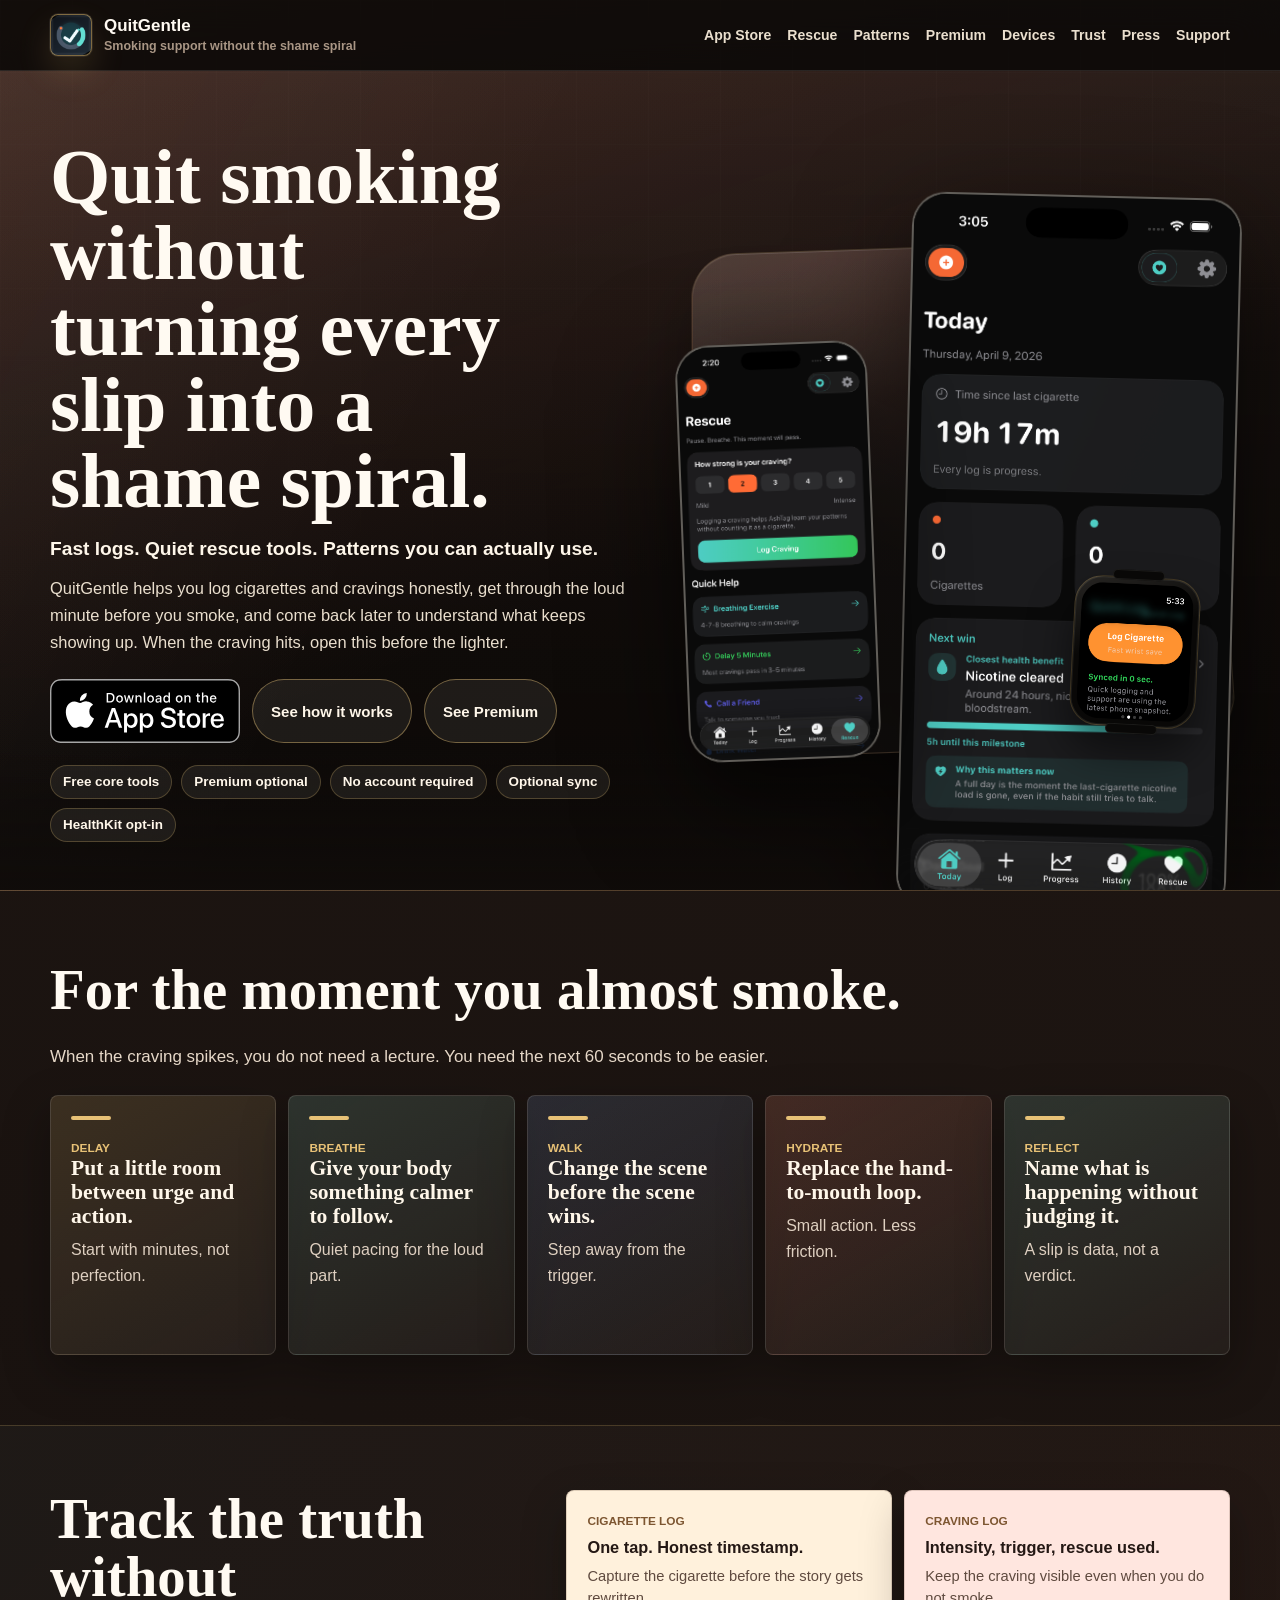
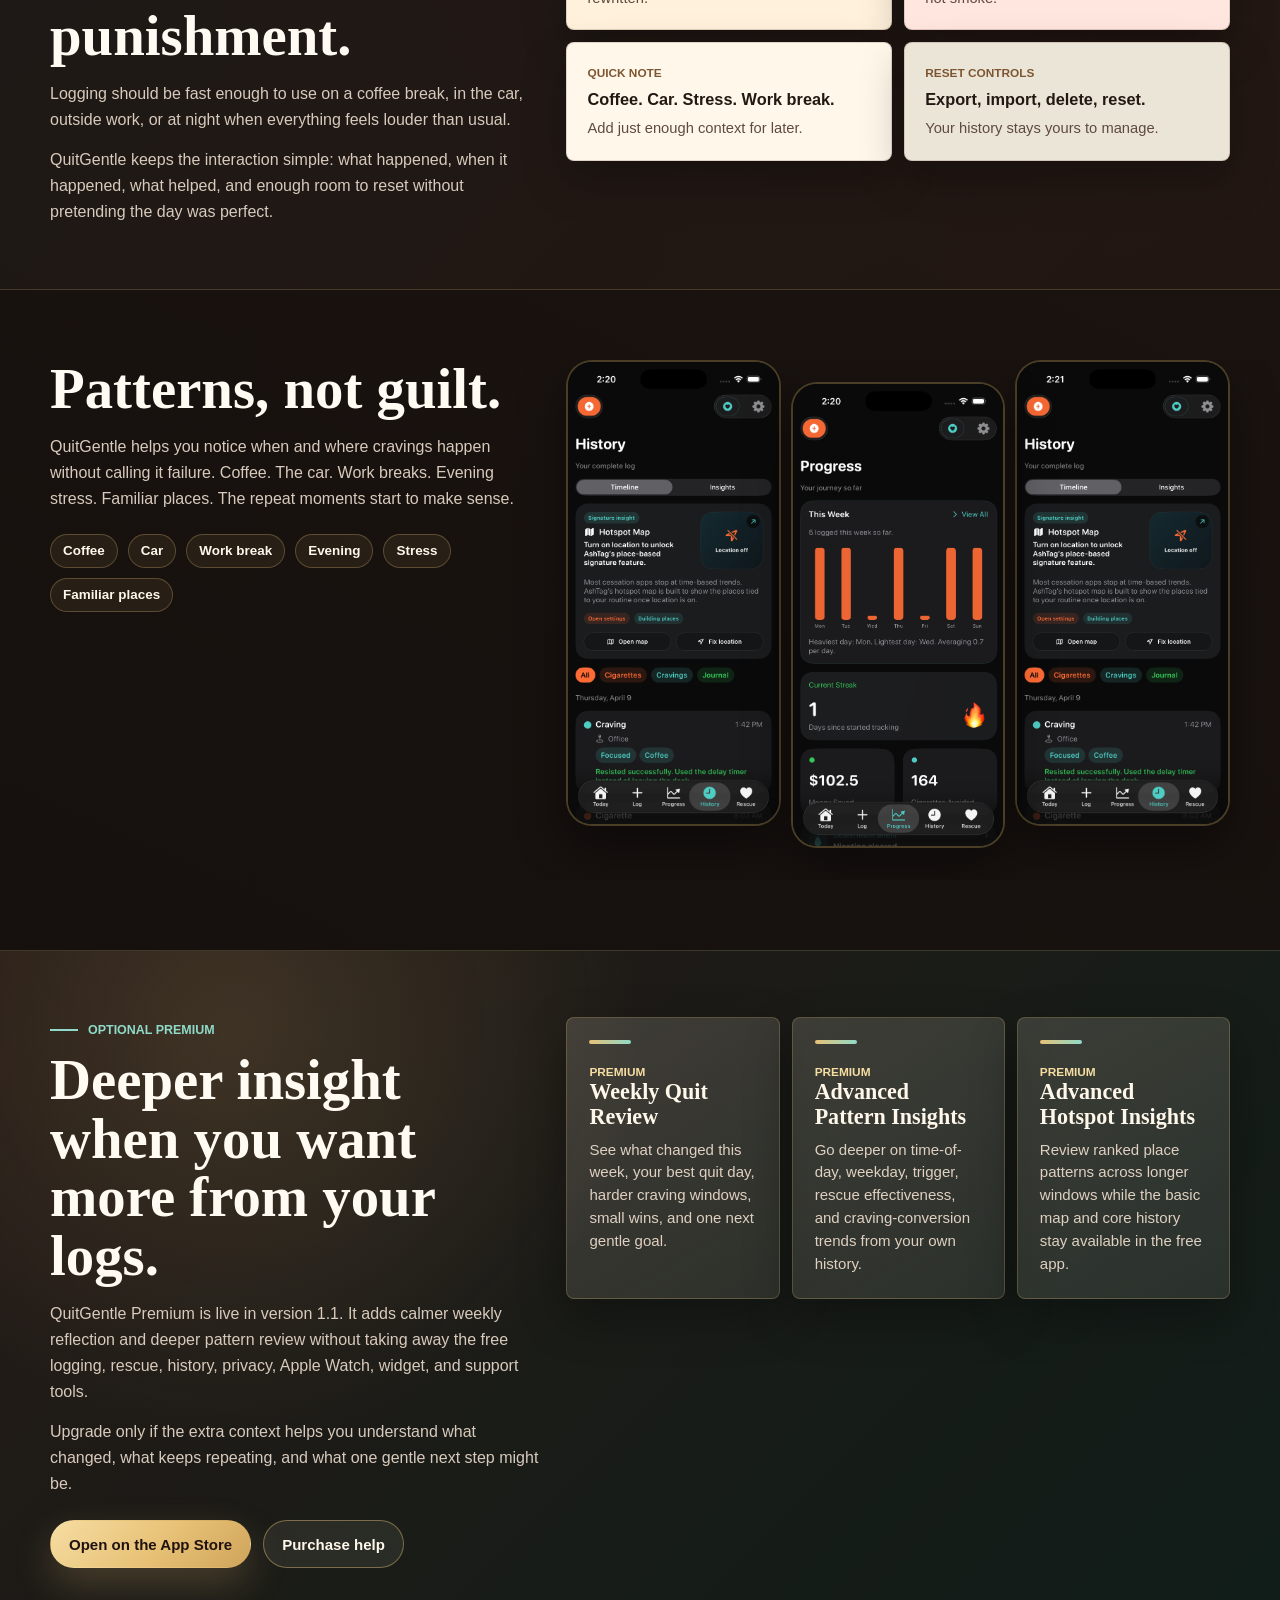
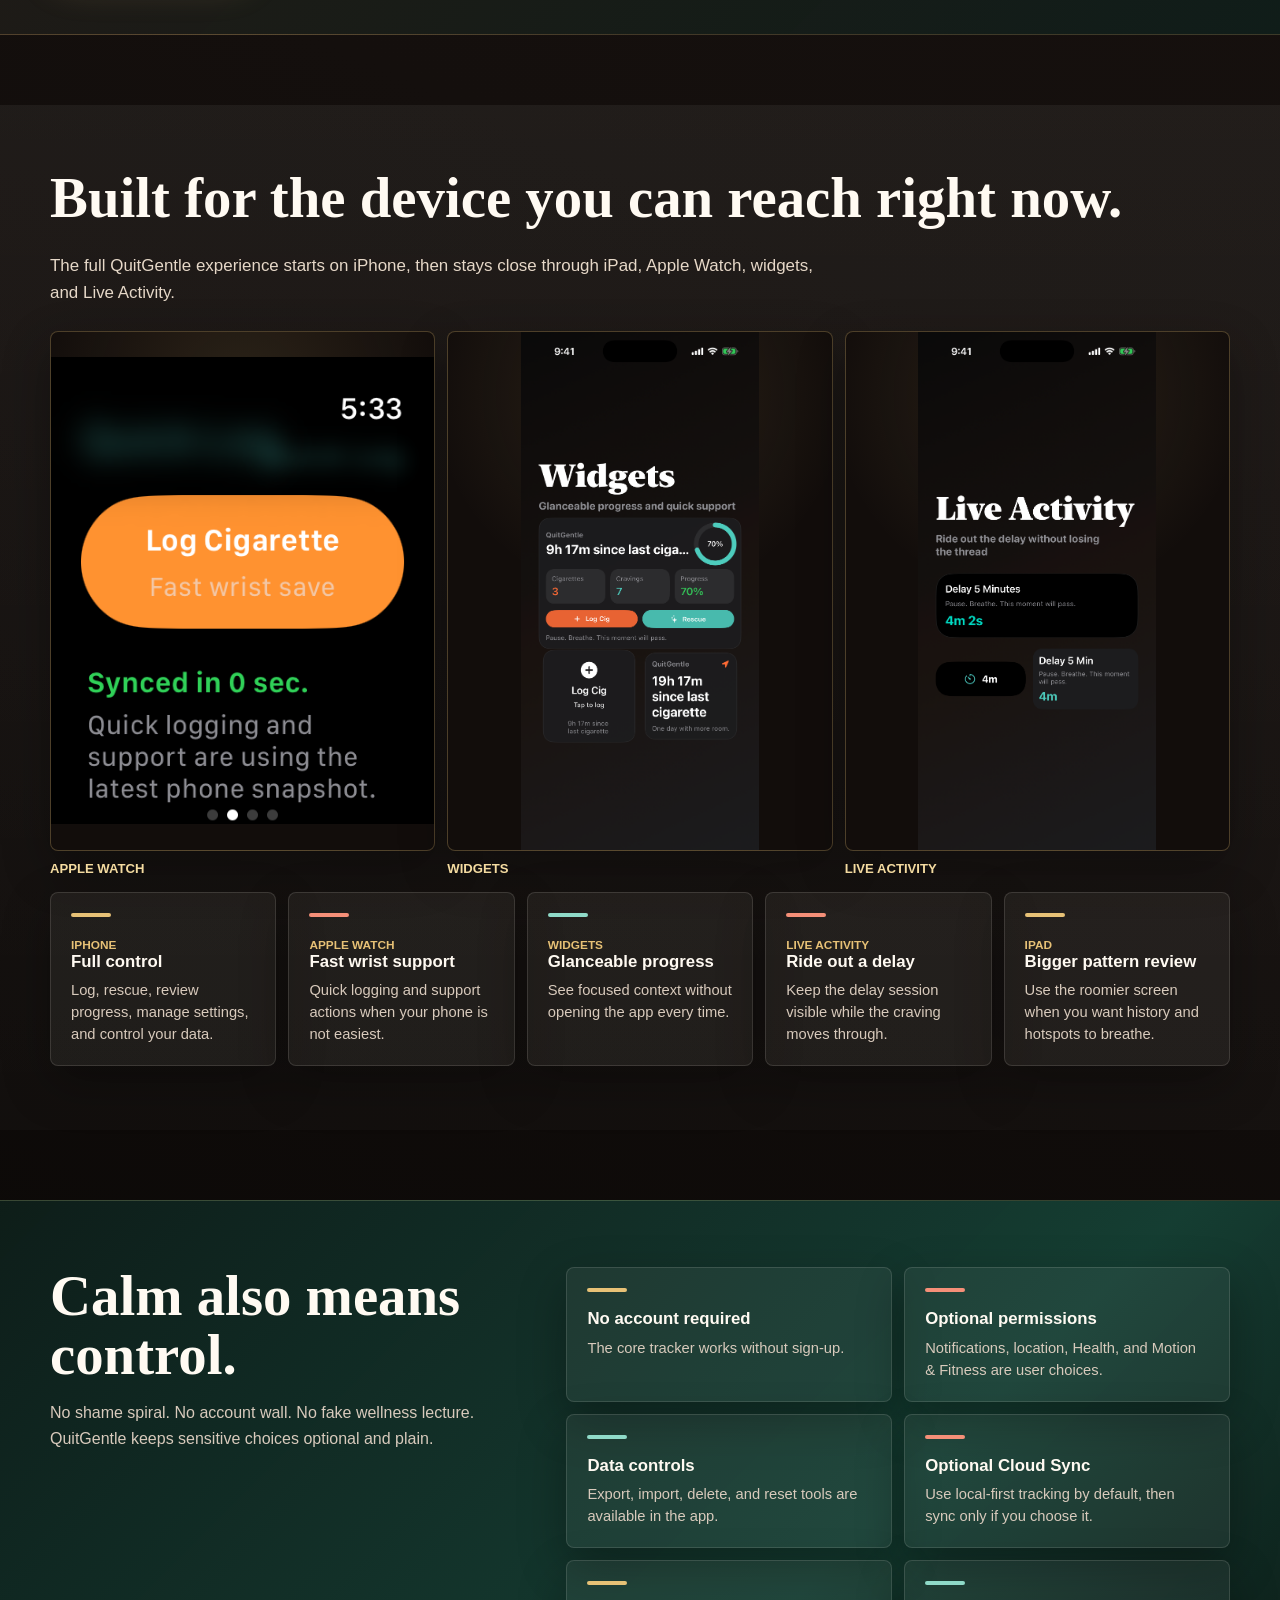
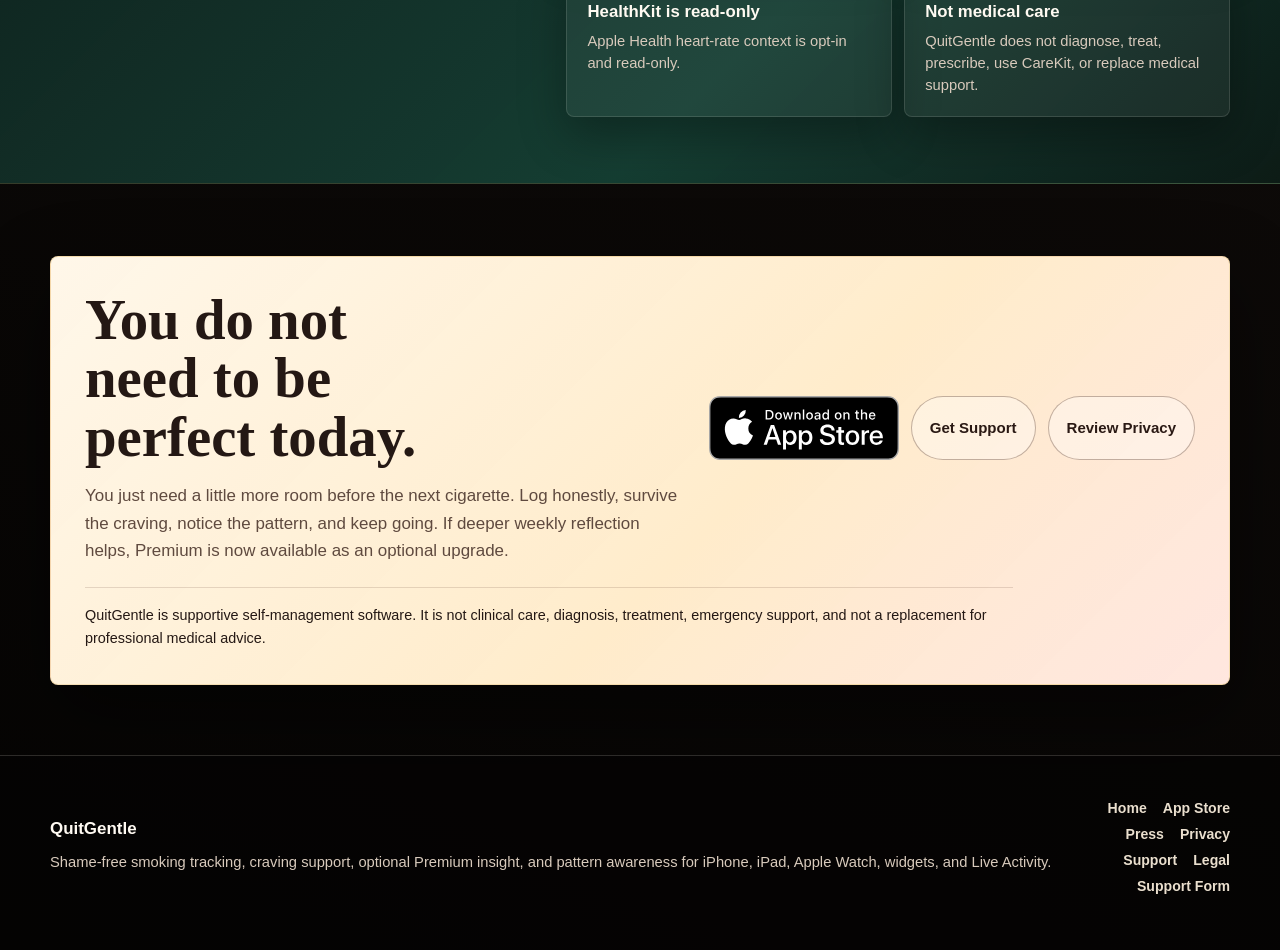
<file: index.html>
<!doctype html>
<html lang="en">
  <head>
    <meta charset="utf-8">
    <meta name="viewport" content="width=device-width, initial-scale=1">
    <title>QuitGentle Smoking Tracker</title>
    <meta
      name="description"
      content="QuitGentle is a shame-free smoking tracker with fast logs, quiet rescue tools, pattern awareness, optional sync, and optional Premium insights for deeper weekly reflection."
    >
    <meta name="theme-color" content="#140f0d">
    <meta name="apple-itunes-app" content="app-id=6761405030">
    <link rel="canonical" href="https://quitgentle.com/">
    <meta property="og:type" content="website">
    <meta property="og:site_name" content="QuitGentle">
    <meta property="og:title" content="QuitGentle Smoking Tracker">
    <meta
      property="og:description"
      content="Log honestly. Survive the craving. Notice the pattern. Optional Premium adds weekly reviews and deeper insight without locking core support tools."
    >
    <meta property="og:url" content="https://quitgentle.com/">
    <meta property="og:image" content="https://quitgentle.com/assets/social/quitgentle-facebook-preview-20260507-v2.png">
    <meta property="og:image:secure_url" content="https://quitgentle.com/assets/social/quitgentle-facebook-preview-20260507-v2.png">
    <meta property="og:image:type" content="image/png">
    <meta property="og:image:width" content="1200">
    <meta property="og:image:height" content="630">
    <meta property="og:image:alt" content="QuitGentle social preview with app icon, launch copy, and three app screens.">
    <meta name="twitter:card" content="summary_large_image">
    <meta name="twitter:title" content="QuitGentle Smoking Tracker">
    <meta
      name="twitter:description"
      content="A calmer way to log cigarettes, ride out cravings, and unlock optional weekly reviews and deeper patterns."
    >
    <meta name="twitter:image" content="https://quitgentle.com/assets/social/quitgentle-facebook-preview-20260507-v2.png">
    <meta name="twitter:image:alt" content="QuitGentle social preview with app icon, launch copy, and three app screens.">
    <link rel="stylesheet" href="./styles.css?v=20260610-premium-live">
  </head>
  <body class="home-page">
    <header class="site-header">
      <div class="site-shell header-inner">
        <a class="brand" href="./" aria-label="QuitGentle home">
          <span class="brand-mark" aria-hidden="true"></span>
          <span class="brand-copy">
            <strong>QuitGentle</strong>
            <span>Smoking support without the shame spiral</span>
          </span>
        </a>
        <nav class="site-nav" aria-label="Primary">
          <a href="https://apps.apple.com/us/app/quitgentle-smoking-tracker/id6761405030">App Store</a>
          <a href="#rescue">Rescue</a>
          <a href="#patterns">Patterns</a>
          <a href="#premium">Premium</a>
          <a href="#devices">Devices</a>
          <a href="#trust">Trust</a>
          <a href="./press/">Press</a>
          <a href="./support/">Support</a>
        </nav>
      </div>
    </header>

    <main>
      <section class="hero" aria-labelledby="hero-title">
        <div class="site-shell hero-layout">
          <div class="hero-content">
            <h1 id="hero-title">Quit smoking without turning every slip into a shame spiral.</h1>
            <p class="hero-subhead">
              Fast logs. Quiet rescue tools. Patterns you can actually use.
            </p>
            <p class="hero-copy">
              QuitGentle helps you log cigarettes and cravings honestly, get through the loud
              minute before you smoke, and come back later to understand what keeps showing up.
              When the craving hits, open this before the lighter.
            </p>
            <div class="hero-actions">
              <a class="app-store-badge-link" href="https://apps.apple.com/us/app/quitgentle-smoking-tracker/id6761405030" aria-label="Download on the App Store">
                <img src="./assets/badges/download-on-the-app-store.svg" alt="Download on the App Store">
                <span class="sr-only">Download on the App Store</span>
              </a>
              <a class="button-secondary" href="#rescue">See how it works</a>
              <a class="button-secondary" href="#premium">See Premium</a>
            </div>
            <ul class="trust-row" aria-label="QuitGentle privacy and launch facts">
              <li>Free core tools</li>
              <li>Premium optional</li>
              <li>No account required</li>
              <li>Optional sync</li>
              <li>HealthKit opt-in</li>
            </ul>
          </div>

          <div class="hero-stage" aria-label="QuitGentle app previews">
            <figure class="hero-device hero-device-main">
              <img
                src="./assets/screenshots/quitgentle-today-marketing.png"
                alt="QuitGentle Today screen showing recent progress, logging, and support."
              >
            </figure>
            <figure class="hero-device hero-device-rescue">
              <img
                src="./assets/screenshots/quitgentle-rescue.png"
                alt="QuitGentle Rescue screen with delay, breathing, walk, hydration, and reflection tools."
              >
            </figure>
            <figure class="hero-watch">
              <img
                src="./assets/screenshots/quitgentle-watch-marketing.png"
                alt="QuitGentle Apple Watch screen for fast wrist logging and support."
              >
            </figure>
          </div>
        </div>
      </section>

      <section class="section rescue-section" id="rescue" aria-labelledby="rescue-title">
        <div class="site-shell section-intro">
          <h2 id="rescue-title">For the moment you almost smoke.</h2>
          <p>
            When the craving spikes, you do not need a lecture. You need the next 60 seconds
            to be easier.
          </p>
        </div>
        <div class="site-shell rescue-grid" aria-label="QuitGentle rescue tools">
          <article class="rescue-card delay-card">
            <span>Delay</span>
            <h3>Put a little room between urge and action.</h3>
            <p>Start with minutes, not perfection.</p>
          </article>
          <article class="rescue-card breathe-card">
            <span>Breathe</span>
            <h3>Give your body something calmer to follow.</h3>
            <p>Quiet pacing for the loud part.</p>
          </article>
          <article class="rescue-card walk-card">
            <span>Walk</span>
            <h3>Change the scene before the scene wins.</h3>
            <p>Step away from the trigger.</p>
          </article>
          <article class="rescue-card hydrate-card">
            <span>Hydrate</span>
            <h3>Replace the hand-to-mouth loop.</h3>
            <p>Small action. Less friction.</p>
          </article>
          <article class="rescue-card reflect-card">
            <span>Reflect</span>
            <h3>Name what is happening without judging it.</h3>
            <p>A slip is data, not a verdict.</p>
          </article>
        </div>
      </section>

      <section class="section truth-section" id="tracking" aria-labelledby="tracking-title">
        <div class="site-shell truth-layout">
          <div>
            <h2 id="tracking-title">Track the truth without punishment.</h2>
            <p>
              Logging should be fast enough to use on a coffee break, in the car, outside work,
              or at night when everything feels louder than usual.
            </p>
            <p>
              QuitGentle keeps the interaction simple: what happened, when it happened, what
              helped, and enough room to reset without pretending the day was perfect.
            </p>
          </div>
          <div class="log-stack" aria-label="Fast logging examples">
            <article class="log-card cigarette-log">
              <span>Cigarette log</span>
              <strong>One tap. Honest timestamp.</strong>
              <p>Capture the cigarette before the story gets rewritten.</p>
            </article>
            <article class="log-card craving-log">
              <span>Craving log</span>
              <strong>Intensity, trigger, rescue used.</strong>
              <p>Keep the craving visible even when you do not smoke.</p>
            </article>
            <article class="log-card note-log">
              <span>Quick note</span>
              <strong>Coffee. Car. Stress. Work break.</strong>
              <p>Add just enough context for later.</p>
            </article>
            <article class="log-card reset-log">
              <span>Reset controls</span>
              <strong>Export, import, delete, reset.</strong>
              <p>Your history stays yours to manage.</p>
            </article>
          </div>
        </div>
      </section>

      <section class="section patterns-section" id="patterns" aria-labelledby="patterns-title">
        <div class="site-shell patterns-layout">
          <div class="patterns-copy">
            <h2 id="patterns-title">Patterns, not guilt.</h2>
            <p>
              QuitGentle helps you notice when and where cravings happen without calling it failure.
              Coffee. The car. Work breaks. Evening stress. Familiar places. The repeat moments
              start to make sense.
            </p>
            <div class="pattern-tags" aria-label="Example craving moments">
              <span>Coffee</span>
              <span>Car</span>
              <span>Work break</span>
              <span>Evening</span>
              <span>Stress</span>
              <span>Familiar places</span>
            </div>
          </div>
          <div class="patterns-media" aria-label="Progress, history, and hotspot previews">
            <figure>
              <img src="./assets/screenshots/quitgentle-hotspots.png" alt="QuitGentle hotspot screen showing place-based pattern awareness.">
            </figure>
            <figure>
              <img src="./assets/screenshots/quitgentle-progress.png" alt="QuitGentle progress screen with smoking and craving history.">
            </figure>
            <figure>
              <img src="./assets/screenshots/quitgentle-history.png" alt="QuitGentle history screen with logged cigarettes and cravings.">
            </figure>
          </div>
        </div>
      </section>

      <section class="section premium-section" id="premium" aria-labelledby="premium-title">
        <div class="site-shell premium-layout">
          <div class="premium-copy">
            <div class="eyebrow">Optional Premium</div>
            <h2 id="premium-title">Deeper insight when you want more from your logs.</h2>
            <p>
              QuitGentle Premium is live in version 1.1. It adds calmer weekly reflection and
              deeper pattern review without taking away the free logging, rescue, history,
              privacy, Apple Watch, widget, and support tools.
            </p>
            <p>
              Upgrade only if the extra context helps you understand what changed, what keeps
              repeating, and what one gentle next step might be.
            </p>
            <div class="inline-links">
              <a class="button" href="https://apps.apple.com/us/app/quitgentle-smoking-tracker/id6761405030">Open on the App Store</a>
              <a class="button-secondary" href="./support/">Purchase help</a>
            </div>
          </div>
          <div class="premium-cards" aria-label="QuitGentle Premium features">
            <article class="premium-card">
              <span>Premium</span>
              <h3>Weekly Quit Review</h3>
              <p>See what changed this week, your best quit day, harder craving windows, small wins, and one next gentle goal.</p>
            </article>
            <article class="premium-card">
              <span>Premium</span>
              <h3>Advanced Pattern Insights</h3>
              <p>Go deeper on time-of-day, weekday, trigger, rescue effectiveness, and craving-conversion trends from your own history.</p>
            </article>
            <article class="premium-card">
              <span>Premium</span>
              <h3>Advanced Hotspot Insights</h3>
              <p>Review ranked place patterns across longer windows while the basic map and core history stay available in the free app.</p>
            </article>
          </div>
        </div>
      </section>

      <section class="section ecosystem-section" id="devices" aria-labelledby="devices-title">
        <div class="site-shell section-intro">
          <h2 id="devices-title">Built for the device you can reach right now.</h2>
          <p>
            The full QuitGentle experience starts on iPhone, then stays close through iPad,
            Apple Watch, widgets, and Live Activity.
          </p>
        </div>
        <div class="site-shell ecosystem-showcase" aria-label="Apple Watch, widget, and Live Activity previews">
          <figure>
            <img src="./assets/screenshots/quitgentle-watch-marketing.png" alt="QuitGentle Apple Watch preview for fast craving logging and delay support.">
            <figcaption>Apple Watch</figcaption>
          </figure>
          <figure>
            <img src="./assets/screenshots/quitgentle-widget-marketing.png" alt="QuitGentle widget preview showing time since last cigarette and progress context.">
            <figcaption>Widgets</figcaption>
          </figure>
          <figure>
            <img src="./assets/screenshots/quitgentle-live-activity-marketing.png" alt="QuitGentle Live Activity preview for a delay session timer.">
            <figcaption>Live Activity</figcaption>
          </figure>
        </div>
        <div class="site-shell ecosystem-grid">
          <article>
            <span>iPhone</span>
            <h3>Full control</h3>
            <p>Log, rescue, review progress, manage settings, and control your data.</p>
          </article>
          <article>
            <span>Apple Watch</span>
            <h3>Fast wrist support</h3>
            <p>Quick logging and support actions when your phone is not easiest.</p>
          </article>
          <article>
            <span>Widgets</span>
            <h3>Glanceable progress</h3>
            <p>See focused context without opening the app every time.</p>
          </article>
          <article>
            <span>Live Activity</span>
            <h3>Ride out a delay</h3>
            <p>Keep the delay session visible while the craving moves through.</p>
          </article>
          <article>
            <span>iPad</span>
            <h3>Bigger pattern review</h3>
            <p>Use the roomier screen when you want history and hotspots to breathe.</p>
          </article>
        </div>
      </section>

      <section class="section trust-section" id="trust" aria-labelledby="trust-title">
        <div class="site-shell trust-layout">
          <div>
            <h2 id="trust-title">Calm also means control.</h2>
            <p>
              No shame spiral. No account wall. No fake wellness lecture. QuitGentle keeps
              sensitive choices optional and plain.
            </p>
          </div>
          <div class="trust-grid">
            <article>
              <h3>No account required</h3>
              <p>The core tracker works without sign-up.</p>
            </article>
            <article>
              <h3>Optional permissions</h3>
              <p>Notifications, location, Health, and Motion &amp; Fitness are user choices.</p>
            </article>
            <article>
              <h3>Data controls</h3>
              <p>Export, import, delete, and reset tools are available in the app.</p>
            </article>
            <article>
              <h3>Optional Cloud Sync</h3>
              <p>Use local-first tracking by default, then sync only if you choose it.</p>
            </article>
            <article>
              <h3>HealthKit is read-only</h3>
              <p>Apple Health heart-rate context is opt-in and read-only.</p>
            </article>
            <article>
              <h3>Not medical care</h3>
              <p>QuitGentle does not diagnose, treat, prescribe, use CareKit, or replace medical support.</p>
            </article>
          </div>
        </div>
      </section>

      <section class="section final-section" aria-labelledby="cta-title">
        <div class="site-shell final-panel">
          <div>
            <h2 id="cta-title">You do not need to be perfect today.</h2>
            <p>
              You just need a little more room before the next cigarette. Log honestly, survive
              the craving, notice the pattern, and keep going. If deeper weekly reflection helps,
              Premium is now available as an optional upgrade.
            </p>
          </div>
          <div class="final-actions">
            <a class="app-store-badge-link" href="https://apps.apple.com/us/app/quitgentle-smoking-tracker/id6761405030" aria-label="Download on the App Store">
              <img src="./assets/badges/download-on-the-app-store.svg" alt="Download on the App Store">
              <span class="sr-only">Download on the App Store</span>
            </a>
            <a class="button-secondary" href="./support/">Get Support</a>
            <a class="button-secondary" href="./privacy/">Review Privacy</a>
          </div>
          <p class="legal-note">
            QuitGentle is supportive self-management software. It is not clinical care, diagnosis,
            treatment, emergency support, and not a replacement for professional medical advice.
          </p>
        </div>
      </section>
    </main>

    <footer class="footer">
      <div class="site-shell footer-inner">
        <div>
          <strong class="footer-brand">QuitGentle</strong>
          <p class="footer-copy">
            Shame-free smoking tracking, craving support, optional Premium insight, and pattern
            awareness for iPhone, iPad, Apple Watch, widgets, and Live Activity.
          </p>
        </div>
        <div class="footer-links">
          <a href="./">Home</a>
          <a href="https://apps.apple.com/us/app/quitgentle-smoking-tracker/id6761405030">App Store</a>
          <a href="./press/">Press</a>
          <a href="./privacy/">Privacy</a>
          <a href="./support/">Support</a>
          <a href="./legal/">Legal</a>
          <a href="https://github.com/NinjaTomOnline/ashtag-site/issues/new/choose">Support Form</a>
        </div>
      </div>
    </footer>
  </body>
</html>
</file>
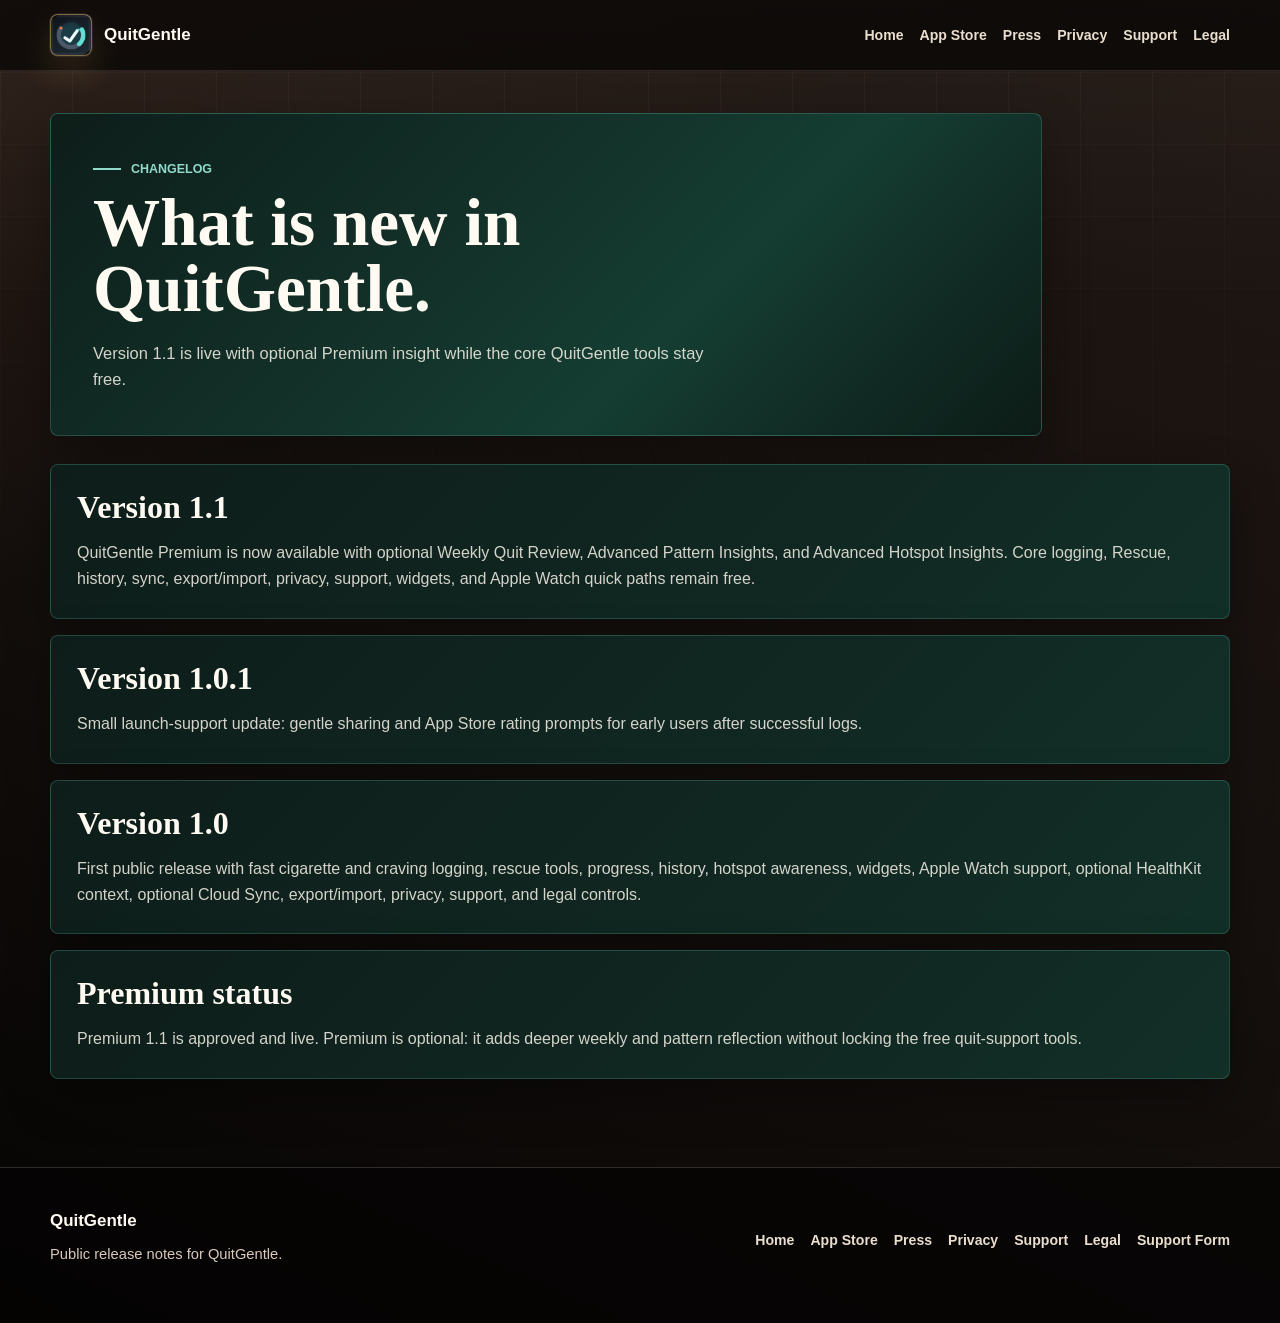
<file: changelog/index.html>
<!doctype html>
<html lang="en">
  <head>
    <meta charset="utf-8">
    <meta name="viewport" content="width=device-width, initial-scale=1">
    <title>QuitGentle Changelog</title>
    <meta name="description" content="What is new in QuitGentle, the shame-free smoking tracker for iPhone and Apple Watch.">
    <meta name="theme-color" content="#16745d">
    <link rel="canonical" href="https://quitgentle.com/changelog/">
    <meta property="og:type" content="website">
    <meta property="og:site_name" content="QuitGentle">
    <meta property="og:title" content="QuitGentle Changelog">
    <meta property="og:description" content="What is new in QuitGentle, the shame-free smoking tracker for iPhone and Apple Watch.">
    <meta property="og:url" content="https://quitgentle.com/changelog/">
    <meta property="og:image" content="https://quitgentle.com/assets/social/quitgentle-facebook-preview-20260507-v2.png">
    <meta name="twitter:card" content="summary_large_image">
    <meta name="twitter:title" content="QuitGentle Changelog">
    <meta name="twitter:description" content="Current public QuitGentle release notes and update history.">
    <meta name="twitter:image" content="https://quitgentle.com/assets/social/quitgentle-facebook-preview-20260507-v2.png">
    <link rel="stylesheet" href="../styles.css?v=20260610-premium-live">
  </head>
  <body>
    <header class="site-header">
      <div class="site-shell header-inner">
        <a class="brand" href="../">
          <span class="brand-mark" aria-hidden="true"></span>
          <span class="brand-word">QuitGentle</span>
        </a>
        <nav class="site-nav" aria-label="Primary">
          <a href="../">Home</a>
          <a href="https://apps.apple.com/us/app/quitgentle-smoking-tracker/id6761405030">App Store</a>
          <a href="../press/">Press</a>
          <a href="../privacy/">Privacy</a>
          <a href="../support/">Support</a>
          <a href="../legal/">Legal</a>
        </nav>
      </div>
    </header>

    <main class="site-shell page-main">
      <section class="page-hero">
        <div class="page-hero-panel">
          <div class="eyebrow">Changelog</div>
          <h1>What is new in QuitGentle.</h1>
          <p class="hero-copy">Version 1.1 is live with optional Premium insight while the core QuitGentle tools stay free.</p>
        </div>
      </section>

      <section class="page-stack" aria-label="Release notes">
        <article class="page-panel">
          <h2>Version 1.1</h2>
          <p>QuitGentle Premium is now available with optional Weekly Quit Review, Advanced Pattern Insights, and Advanced Hotspot Insights. Core logging, Rescue, history, sync, export/import, privacy, support, widgets, and Apple Watch quick paths remain free.</p>
        </article>
        <article class="page-panel">
          <h2>Version 1.0.1</h2>
          <p>Small launch-support update: gentle sharing and App Store rating prompts for early users after successful logs.</p>
        </article>
        <article class="page-panel">
          <h2>Version 1.0</h2>
          <p>First public release with fast cigarette and craving logging, rescue tools, progress, history, hotspot awareness, widgets, Apple Watch support, optional HealthKit context, optional Cloud Sync, export/import, privacy, support, and legal controls.</p>
        </article>
        <article class="callout">
          <h2>Premium status</h2>
          <p>Premium 1.1 is approved and live. Premium is optional: it adds deeper weekly and pattern reflection without locking the free quit-support tools.</p>
        </article>
      </section>
    </main>

    <footer class="footer">
      <div class="site-shell footer-inner">
        <div>
          <strong class="footer-brand">QuitGentle</strong>
          <p class="footer-copy">Public release notes for QuitGentle.</p>
        </div>
        <div class="footer-links">
          <a href="../">Home</a>
          <a href="https://apps.apple.com/us/app/quitgentle-smoking-tracker/id6761405030">App Store</a>
          <a href="../press/">Press</a>
          <a href="../privacy/">Privacy</a>
          <a href="../support/">Support</a>
          <a href="../legal/">Legal</a>
          <a href="https://github.com/NinjaTomOnline/ashtag-site/issues/new/choose">Support Form</a>
        </div>
      </div>
    </footer>
  </body>
</html>
</file>
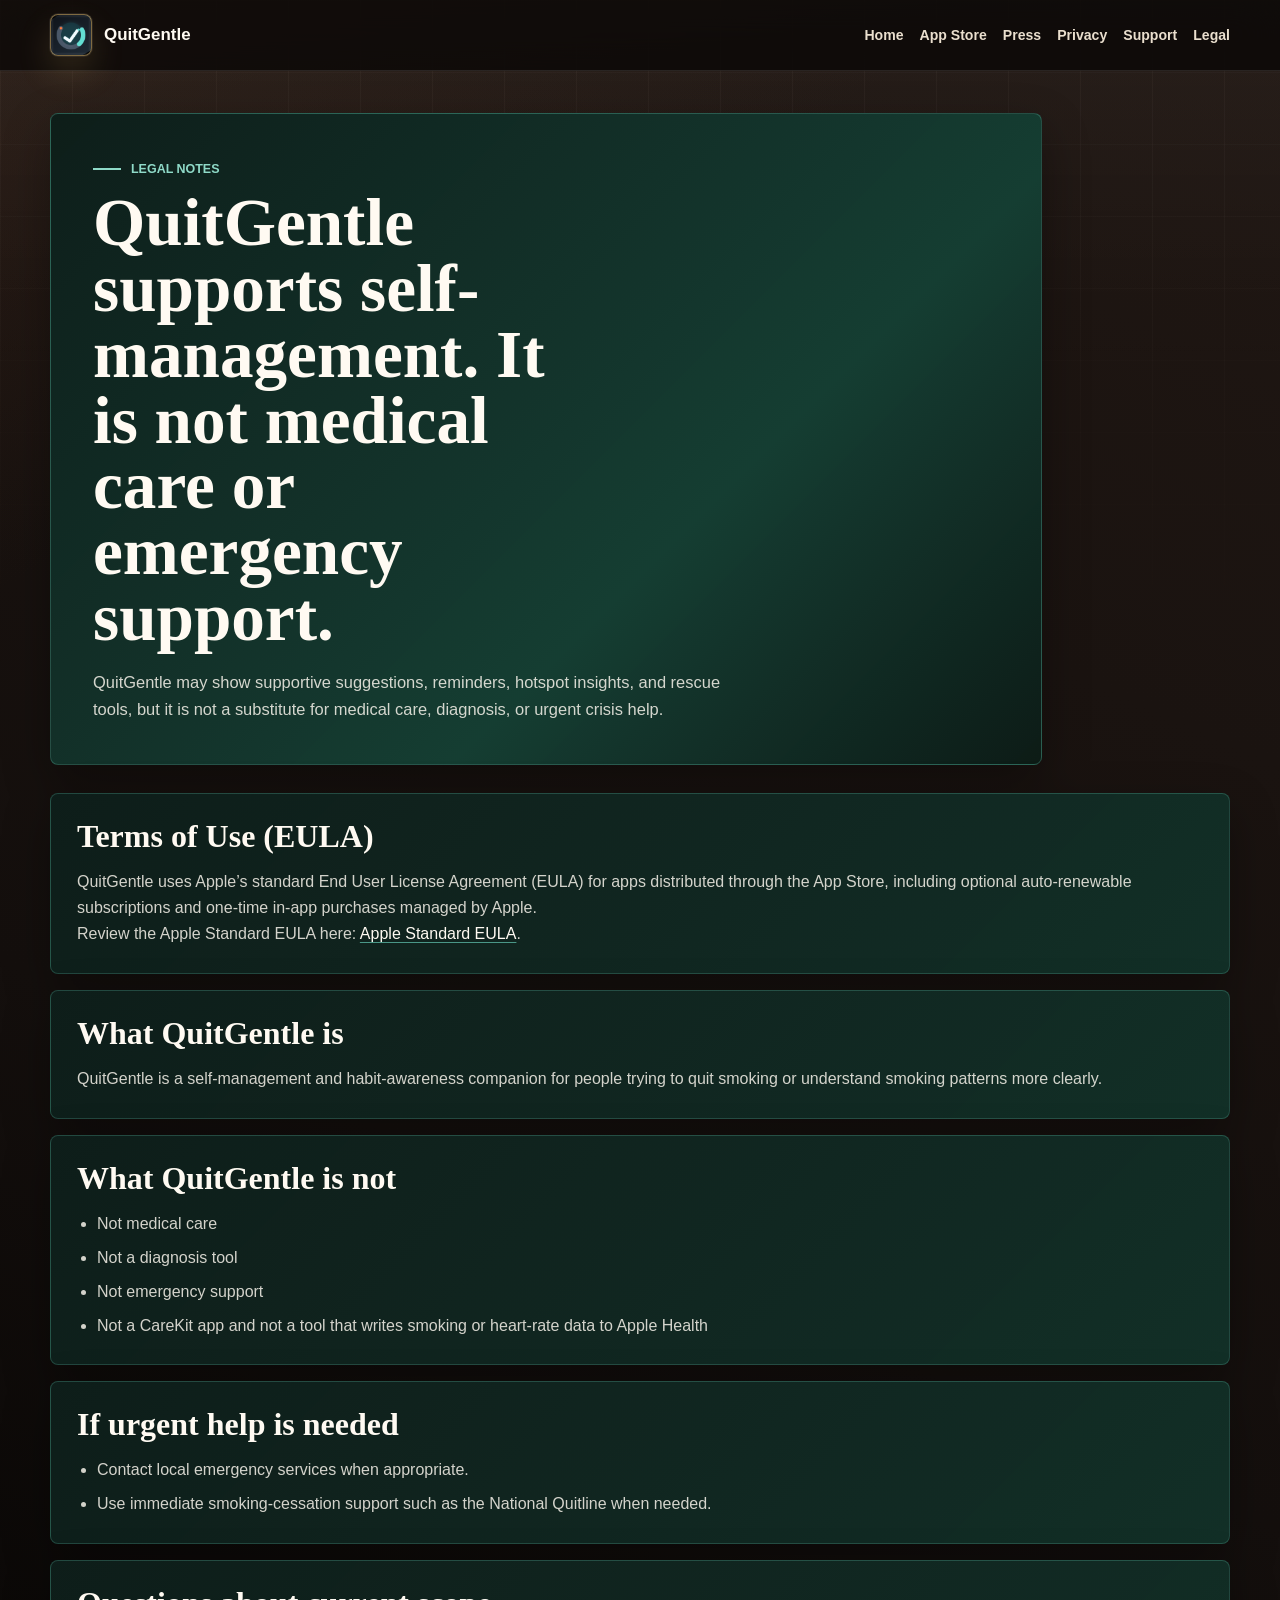
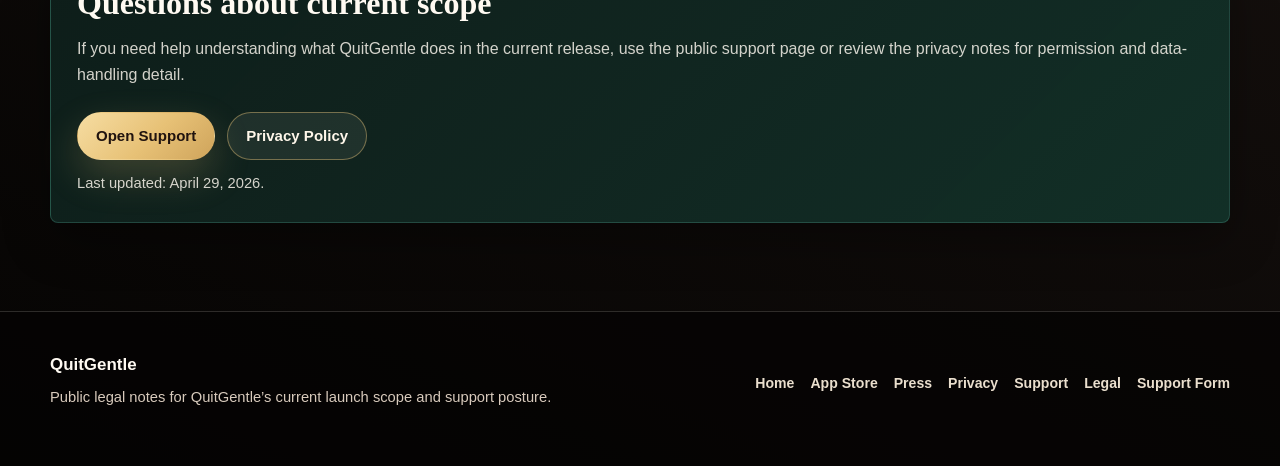
<file: legal/index.html>
<!doctype html>
<html lang="en">
  <head>
    <meta charset="utf-8">
    <meta name="viewport" content="width=device-width, initial-scale=1">
    <title>QuitGentle Legal Notes</title>
    <meta
      name="description"
      content="QuitGentle legal notes and Terms of Use / EULA link covering App Store subscriptions, non-medical use, emergency guidance, and supportive suggestions."
    >
    <meta name="theme-color" content="#16745d">
    <link rel="canonical" href="https://quitgentle.com/legal/">
    <meta property="og:type" content="website">
    <meta property="og:site_name" content="QuitGentle">
    <meta property="og:title" content="QuitGentle Legal Notes">
    <meta property="og:description" content="QuitGentle legal notes and Terms of Use / EULA link covering App Store subscriptions, non-medical use, emergency guidance, and supportive suggestions.">
    <meta property="og:url" content="https://quitgentle.com/legal/">
    <meta property="og:image" content="https://quitgentle.com/assets/social/quitgentle-facebook-preview-20260507-v2.png">
    <meta property="og:image:alt" content="QuitGentle social preview with app icon, launch copy, and three app screens.">
    <meta name="twitter:card" content="summary_large_image">
    <meta name="twitter:title" content="QuitGentle Legal Notes">
    <meta name="twitter:description" content="Legal notes, Terms of Use / EULA link, and non-medical scope for QuitGentle.">
    <meta name="twitter:image" content="https://quitgentle.com/assets/social/quitgentle-facebook-preview-20260507-v2.png">
    <link rel="stylesheet" href="../styles.css?v=20260506-ritz">
  </head>
  <body>
    <header class="site-header">
      <div class="site-shell header-inner">
        <a class="brand" href="../">
          <span class="brand-mark" aria-hidden="true"></span>
          <span class="brand-word">QuitGentle</span>
        </a>
        <nav class="site-nav" aria-label="Primary">
          <a href="../">Home</a>
          <a href="https://apps.apple.com/us/app/quitgentle-smoking-tracker/id6761405030">App Store</a>
          <a href="../press/">Press</a>
          <a href="../privacy/">Privacy</a>
          <a href="../support/">Support</a>
          <a href="./">Legal</a>
        </nav>
      </div>
    </header>

    <main class="site-shell page-main">
      <section class="page-hero">
        <div class="page-hero-panel">
          <div class="eyebrow">Legal Notes</div>
          <h1>QuitGentle supports self-management. It is not medical care or emergency support.</h1>
          <p class="hero-copy">
            QuitGentle may show supportive suggestions, reminders, hotspot insights, and rescue tools,
            but it is not a substitute for medical care, diagnosis, or urgent crisis help.
          </p>
        </div>
      </section>

      <section class="page-stack" aria-label="Legal notes">
        <article class="page-panel">
          <h2>Terms of Use (EULA)</h2>
          <p>
            QuitGentle uses Apple’s standard End User License Agreement (EULA) for apps
            distributed through the App Store, including optional auto-renewable
            subscriptions and one-time in-app purchases managed by Apple.
          </p>
          <p>
            Review the Apple Standard EULA here:
            <a href="https://www.apple.com/legal/internet-services/itunes/dev/stdeula/">Apple Standard EULA</a>.
          </p>
        </article>

        <article class="page-panel">
          <h2>What QuitGentle is</h2>
          <p>
            QuitGentle is a self-management and habit-awareness companion for people trying to quit
            smoking or understand smoking patterns more clearly.
          </p>
        </article>

        <article class="page-panel">
          <h2>What QuitGentle is not</h2>
          <ul class="list-tight">
            <li>Not medical care</li>
            <li>Not a diagnosis tool</li>
            <li>Not emergency support</li>
            <li>Not a CareKit app and not a tool that writes smoking or heart-rate data to Apple Health</li>
          </ul>
        </article>

        <article class="page-panel">
          <h2>If urgent help is needed</h2>
          <ul class="list-tight">
            <li>Contact local emergency services when appropriate.</li>
            <li>Use immediate smoking-cessation support such as the National Quitline when needed.</li>
          </ul>
        </article>

        <article class="callout">
          <h2>Questions about current scope</h2>
          <p>
            If you need help understanding what QuitGentle does in the current release, use the public
            support page or review the privacy notes for permission and data-handling detail.
          </p>
          <div class="inline-links">
            <a class="button" href="../support/">Open Support</a>
            <a class="button-secondary" href="../privacy/">Privacy Policy</a>
          </div>
          <p class="small-note">Last updated: April 29, 2026.</p>
        </article>
      </section>
    </main>

    <footer class="footer">
      <div class="site-shell footer-inner">
        <div>
          <strong class="footer-brand">QuitGentle</strong>
          <p class="footer-copy">Public legal notes for QuitGentle’s current launch scope and support posture.</p>
        </div>
        <div class="footer-links">
          <a href="../">Home</a>
          <a href="https://apps.apple.com/us/app/quitgentle-smoking-tracker/id6761405030">App Store</a>
          <a href="../press/">Press</a>
          <a href="../privacy/">Privacy</a>
          <a href="../support/">Support</a>
          <a href="./">Legal</a>
          <a href="https://github.com/NinjaTomOnline/ashtag-site/issues/new/choose">Support Form</a>
        </div>
      </div>
    </footer>
  </body>
</html>
</file>
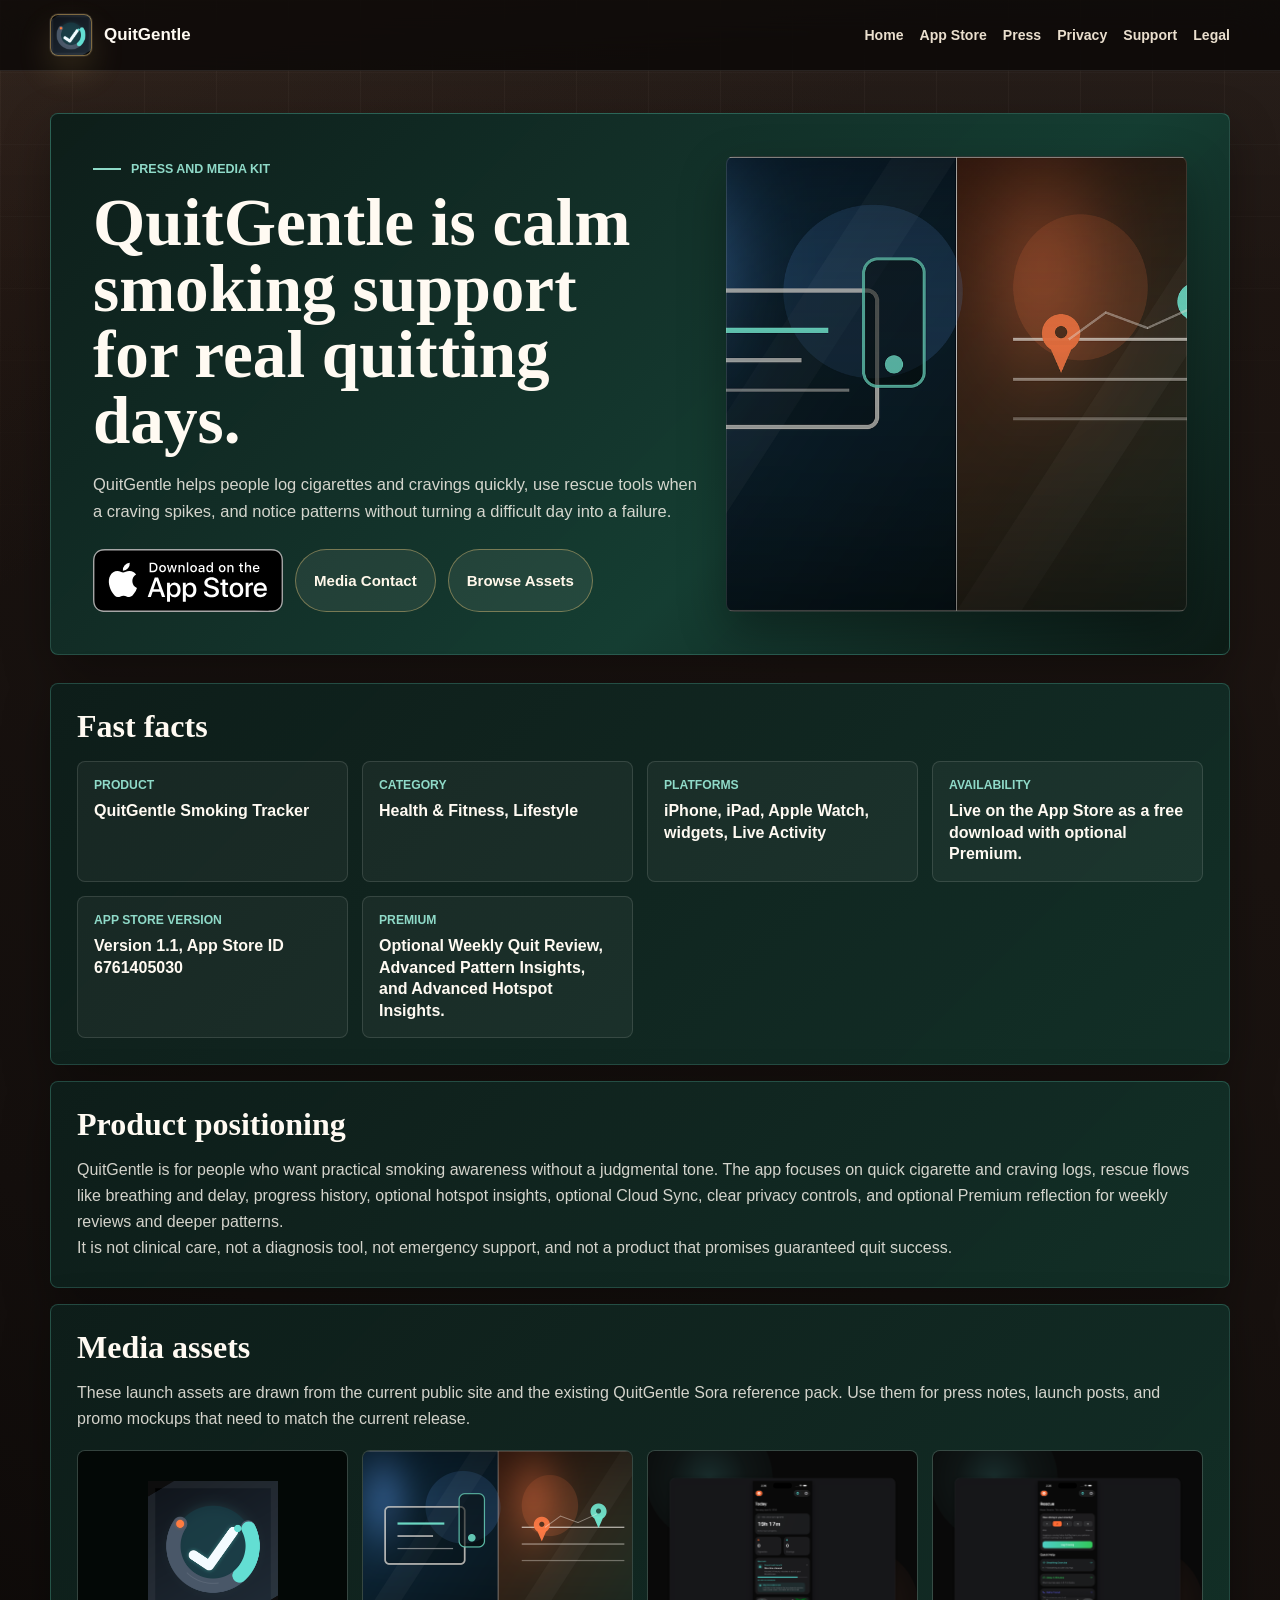
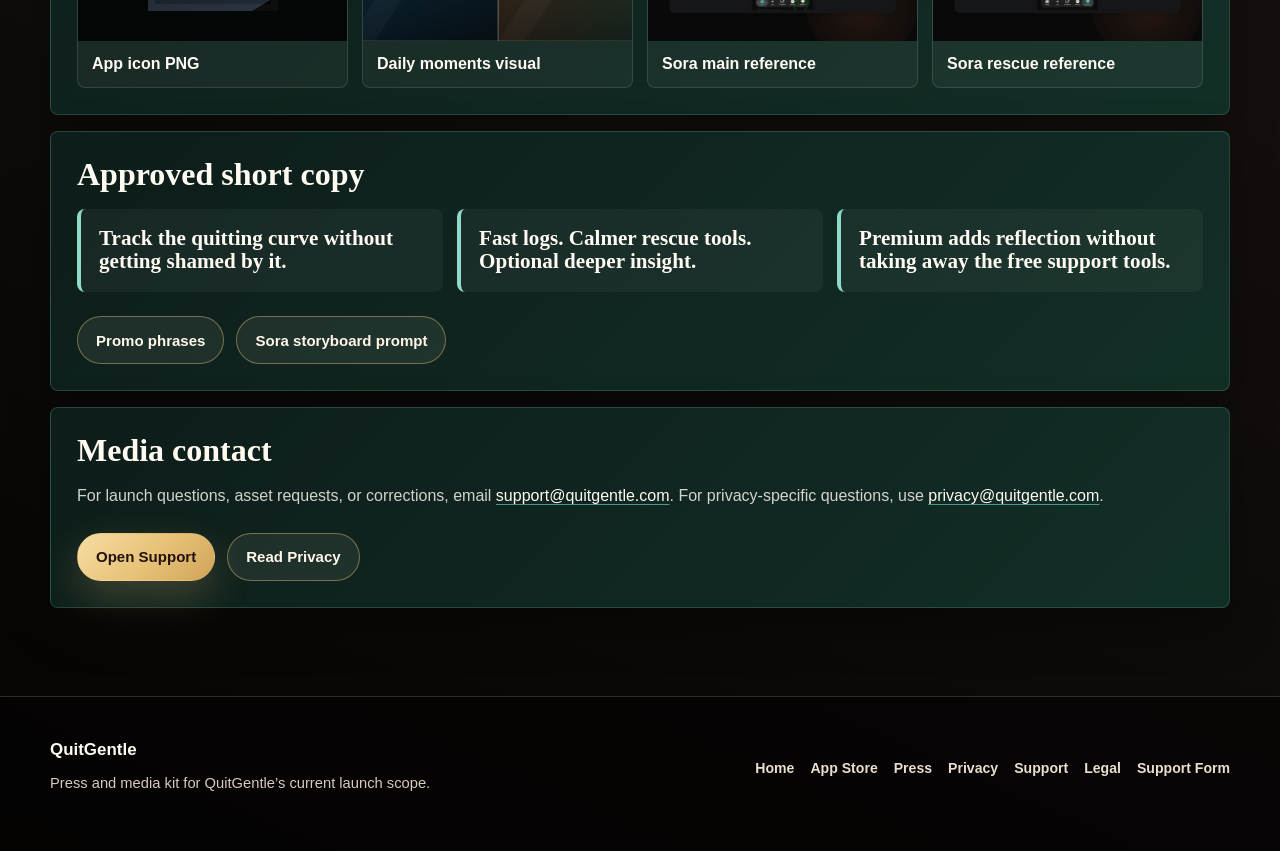
<file: press/index.html>
<!doctype html>
<html lang="en">
  <head>
    <meta charset="utf-8">
    <meta name="viewport" content="width=device-width, initial-scale=1">
    <title>QuitGentle Press and Media Kit</title>
    <meta
      name="description"
      content="QuitGentle press and media kit with product positioning, Premium 1.1 facts, approved screenshots, Sora references, and support contact details."
    >
    <meta name="theme-color" content="#07110e">
    <link rel="canonical" href="https://quitgentle.com/press/">
    <meta property="og:type" content="website">
    <meta property="og:site_name" content="QuitGentle">
    <meta property="og:title" content="QuitGentle Press and Media Kit">
    <meta property="og:description" content="QuitGentle press and media kit with product positioning, Premium 1.1 facts, approved screenshots, Sora references, and support contact details.">
    <meta property="og:url" content="https://quitgentle.com/press/">
    <meta property="og:image" content="https://quitgentle.com/assets/visuals/quitgentle-moments-strip.png">
    <meta property="og:image:alt" content="QuitGentle calm daily moments visual.">
    <meta name="twitter:card" content="summary_large_image">
    <meta name="twitter:title" content="QuitGentle Press and Media Kit">
    <meta name="twitter:description" content="Product positioning, Premium 1.1 facts, screenshots, and media assets for QuitGentle.">
    <meta name="twitter:image" content="https://quitgentle.com/assets/visuals/quitgentle-moments-strip.png">
    <link rel="stylesheet" href="../styles.css?v=20260610-premium-live">
  </head>
  <body>
    <header class="site-header">
      <div class="site-shell header-inner">
        <a class="brand" href="../">
          <span class="brand-mark" aria-hidden="true"></span>
          <span class="brand-word">QuitGentle</span>
        </a>
        <nav class="site-nav" aria-label="Primary">
          <a href="../">Home</a>
          <a href="https://apps.apple.com/us/app/quitgentle-smoking-tracker/id6761405030">App Store</a>
          <a href="./">Press</a>
          <a href="../privacy/">Privacy</a>
          <a href="../support/">Support</a>
          <a href="../legal/">Legal</a>
        </nav>
      </div>
    </header>

    <main class="site-shell page-main press-main">
      <section class="page-hero press-hero">
        <div class="page-hero-panel press-hero-panel">
          <div>
            <div class="eyebrow">Press and Media Kit</div>
            <h1>QuitGentle is calm smoking support for real quitting days.</h1>
            <p class="hero-copy">
              QuitGentle helps people log cigarettes and cravings quickly, use rescue tools when a
              craving spikes, and notice patterns without turning a difficult day into a failure.
            </p>
            <div class="hero-actions">
              <a class="app-store-badge-link" href="https://apps.apple.com/us/app/quitgentle-smoking-tracker/id6761405030" aria-label="Download on the App Store">
                <img src="../assets/badges/download-on-the-app-store.svg" alt="Download on the App Store">
                <span class="sr-only">Download on the App Store</span>
              </a>
              <a class="button-secondary" href="mailto:support@quitgentle.com">Media Contact</a>
              <a class="button-secondary" href="#assets">Browse Assets</a>
            </div>
          </div>
          <div class="press-hero-media" aria-label="QuitGentle calm daily moments visual"></div>
        </div>
      </section>

      <section class="page-stack" aria-label="Press information">
        <article class="page-panel press-facts">
          <h2>Fast facts</h2>
          <dl>
            <div>
              <dt>Product</dt>
              <dd>QuitGentle Smoking Tracker</dd>
            </div>
            <div>
              <dt>Category</dt>
              <dd>Health &amp; Fitness, Lifestyle</dd>
            </div>
            <div>
              <dt>Platforms</dt>
              <dd>iPhone, iPad, Apple Watch, widgets, Live Activity</dd>
            </div>
            <div>
              <dt>Availability</dt>
              <dd>Live on the App Store as a free download with optional Premium.</dd>
            </div>
            <div>
              <dt>App Store version</dt>
              <dd>Version 1.1, App Store ID 6761405030</dd>
            </div>
            <div>
              <dt>Premium</dt>
              <dd>Optional Weekly Quit Review, Advanced Pattern Insights, and Advanced Hotspot Insights.</dd>
            </div>
          </dl>
        </article>

        <article class="page-panel">
          <h2>Product positioning</h2>
          <p>
            QuitGentle is for people who want practical smoking awareness without a judgmental tone.
            The app focuses on quick cigarette and craving logs, rescue flows like breathing and delay,
            progress history, optional hotspot insights, optional Cloud Sync, clear privacy controls, and optional Premium reflection for weekly reviews and deeper patterns.
          </p>
          <p>
            It is not clinical care, not a diagnosis tool, not emergency support, and not a product
            that promises guaranteed quit success.
          </p>
        </article>

        <article class="page-panel media-kit-panel" id="assets">
          <h2>Media assets</h2>
          <p>
            These launch assets are drawn from the current public site and the existing QuitGentle Sora
            reference pack. Use them for press notes, launch posts, and promo mockups that need to
            match the current release.
          </p>
          <div class="asset-grid">
            <a class="asset-card" href="../assets/icons/quitgentle-app-icon.png">
              <img src="../assets/icons/quitgentle-app-icon.png" alt="QuitGentle app icon.">
              <span>App icon PNG</span>
            </a>
            <a class="asset-card" href="../assets/visuals/quitgentle-moments-strip.png">
              <img src="../assets/visuals/quitgentle-moments-strip.png" alt="QuitGentle daily moments strip.">
              <span>Daily moments visual</span>
            </a>
            <a class="asset-card" href="../assets/media-kit/quitgentle-clean-main-reference.png">
              <img src="../assets/media-kit/quitgentle-clean-main-reference.png" alt="QuitGentle Sora main reference.">
              <span>Sora main reference</span>
            </a>
            <a class="asset-card" href="../assets/media-kit/quitgentle-clean-rescue-reference.png">
              <img src="../assets/media-kit/quitgentle-clean-rescue-reference.png" alt="QuitGentle Sora rescue reference.">
              <span>Sora rescue reference</span>
            </a>
          </div>
        </article>

        <article class="page-panel">
          <h2>Approved short copy</h2>
          <div class="quote-grid" aria-label="Approved QuitGentle short copy">
            <blockquote>Track the quitting curve without getting shamed by it.</blockquote>
            <blockquote>Fast logs. Calmer rescue tools. Optional deeper insight.</blockquote>
            <blockquote>Premium adds reflection without taking away the free support tools.</blockquote>
          </div>
          <div class="inline-links">
            <a class="button-secondary" href="../assets/media-kit/quitgentle-promo-phrases.md">Promo phrases</a>
            <a class="button-secondary" href="../assets/media-kit/quitgentle-sora-storyboard-prompt.md">Sora storyboard prompt</a>
          </div>
        </article>

        <article class="callout">
          <h2>Media contact</h2>
          <p>
            For launch questions, asset requests, or corrections, email
            <a href="mailto:support@quitgentle.com">support@quitgentle.com</a>. For privacy-specific
            questions, use <a href="mailto:privacy@quitgentle.com">privacy@quitgentle.com</a>.
          </p>
          <div class="inline-links">
            <a class="button" href="../support/">Open Support</a>
            <a class="button-secondary" href="../privacy/">Read Privacy</a>
          </div>
        </article>
      </section>
    </main>

    <footer class="footer">
      <div class="site-shell footer-inner">
        <div>
          <strong class="footer-brand">QuitGentle</strong>
          <p class="footer-copy">Press and media kit for QuitGentle’s current launch scope.</p>
        </div>
        <div class="footer-links">
          <a href="../">Home</a>
          <a href="https://apps.apple.com/us/app/quitgentle-smoking-tracker/id6761405030">App Store</a>
          <a href="./">Press</a>
          <a href="../privacy/">Privacy</a>
          <a href="../support/">Support</a>
          <a href="../legal/">Legal</a>
          <a href="https://github.com/NinjaTomOnline/ashtag-site/issues/new/choose">Support Form</a>
        </div>
      </div>
    </footer>
  </body>
</html>
</file>
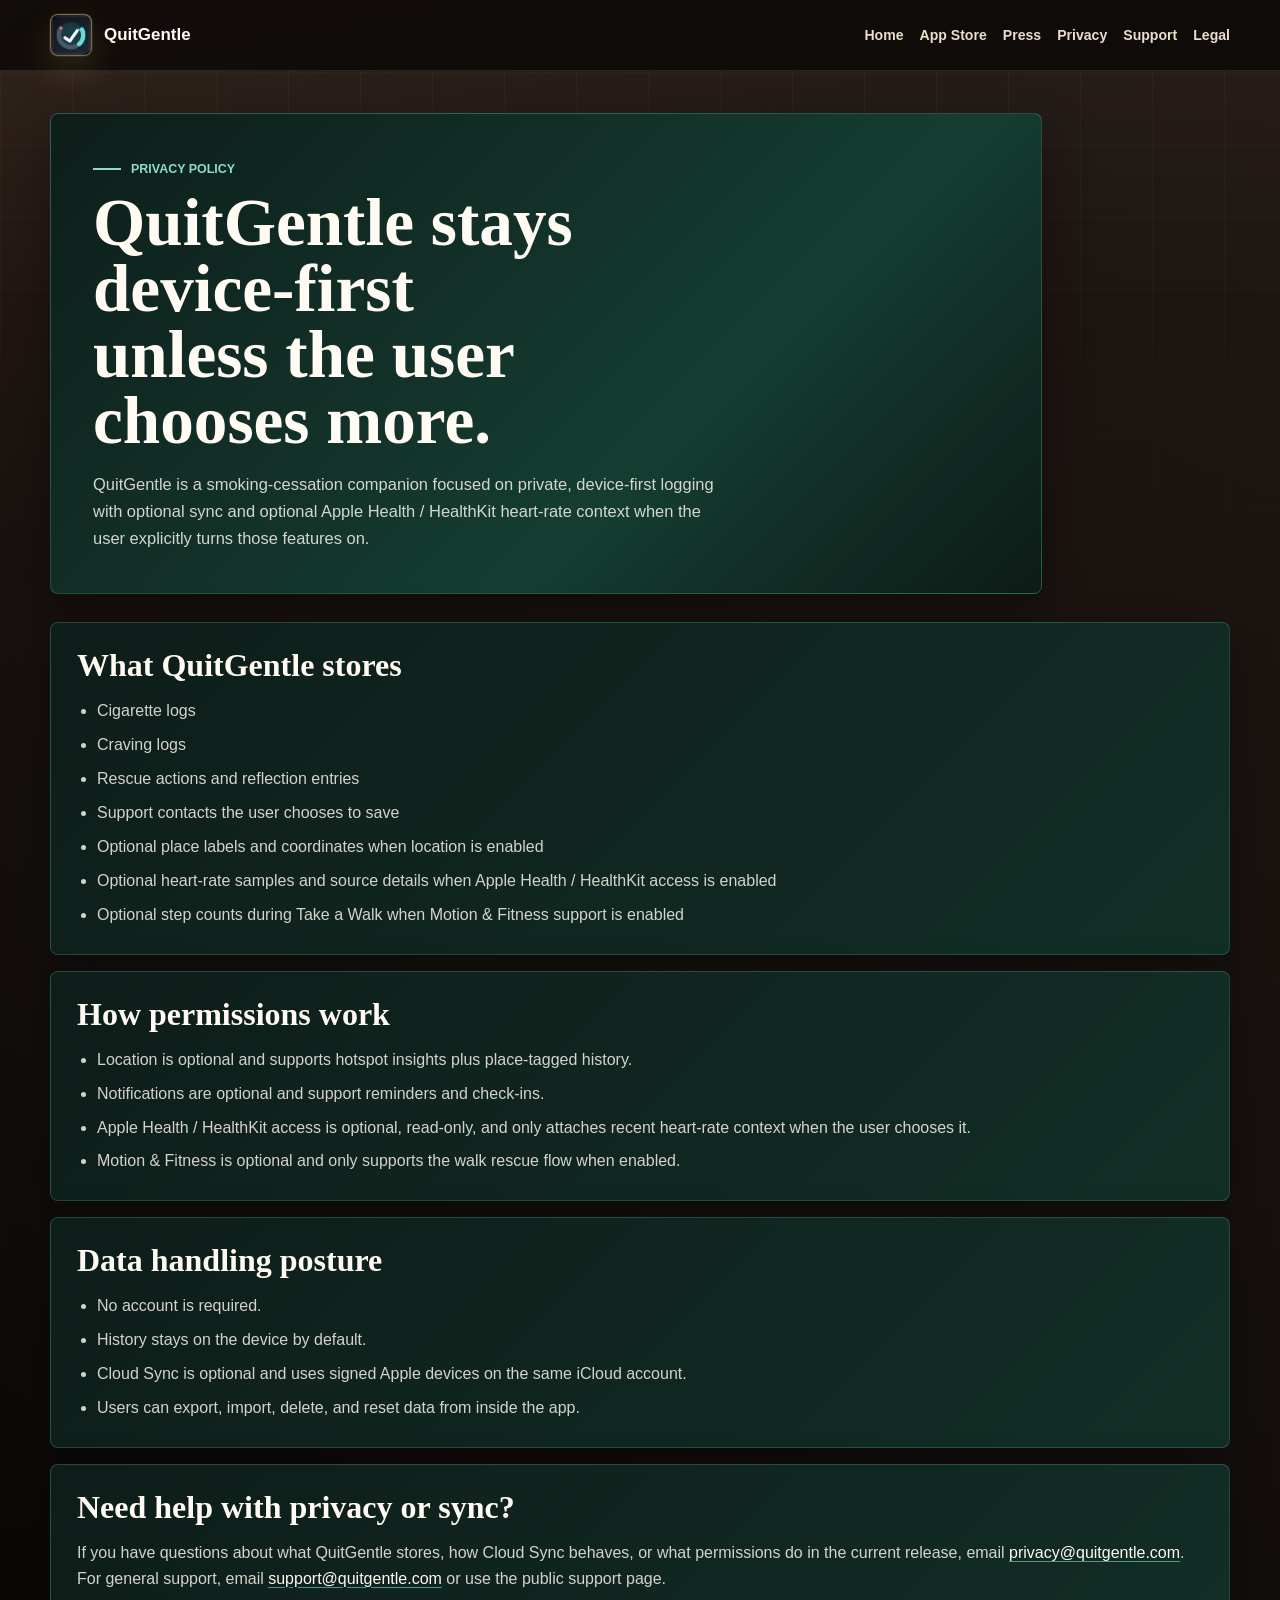
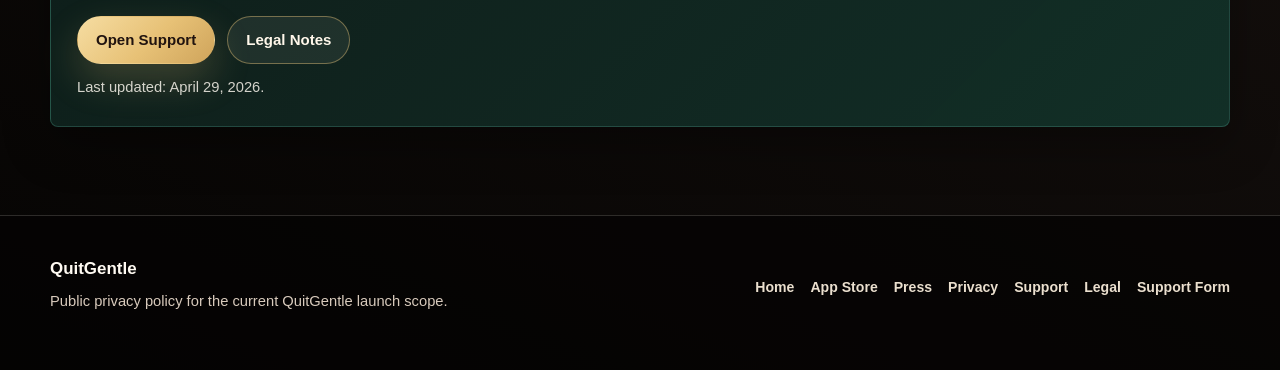
<file: privacy/index.html>
<!doctype html>
<html lang="en">
  <head>
    <meta charset="utf-8">
    <meta name="viewport" content="width=device-width, initial-scale=1">
    <title>QuitGentle Privacy Policy</title>
    <meta
      name="description"
      content="QuitGentle privacy policy covering stored data, optional permissions, optional Apple Health / HealthKit context, Cloud Sync, and export or deletion controls."
    >
    <meta name="theme-color" content="#16745d">
    <link rel="canonical" href="https://quitgentle.com/privacy/">
    <meta property="og:type" content="website">
    <meta property="og:site_name" content="QuitGentle">
    <meta property="og:title" content="QuitGentle Privacy Policy">
    <meta property="og:description" content="QuitGentle privacy policy covering stored data, optional permissions, optional Apple Health / HealthKit context, Cloud Sync, and export or deletion controls.">
    <meta property="og:url" content="https://quitgentle.com/privacy/">
    <meta property="og:image" content="https://quitgentle.com/assets/social/quitgentle-facebook-preview-20260507-v2.png">
    <meta property="og:image:alt" content="QuitGentle social preview with app icon, launch copy, and three app screens.">
    <meta name="twitter:card" content="summary_large_image">
    <meta name="twitter:title" content="QuitGentle Privacy Policy">
    <meta name="twitter:description" content="Device-first privacy details for QuitGentle, including optional sync, optional permissions, and data controls.">
    <meta name="twitter:image" content="https://quitgentle.com/assets/social/quitgentle-facebook-preview-20260507-v2.png">
    <link rel="stylesheet" href="../styles.css?v=20260506-ritz">
  </head>
  <body>
    <header class="site-header">
      <div class="site-shell header-inner">
        <a class="brand" href="../">
          <span class="brand-mark" aria-hidden="true"></span>
          <span class="brand-word">QuitGentle</span>
        </a>
        <nav class="site-nav" aria-label="Primary">
          <a href="../">Home</a>
          <a href="https://apps.apple.com/us/app/quitgentle-smoking-tracker/id6761405030">App Store</a>
          <a href="../press/">Press</a>
          <a href="./">Privacy</a>
          <a href="../support/">Support</a>
          <a href="../legal/">Legal</a>
        </nav>
      </div>
    </header>

    <main class="site-shell page-main">
      <section class="page-hero">
        <div class="page-hero-panel">
          <div class="eyebrow">Privacy Policy</div>
          <h1>QuitGentle stays device-first unless the user chooses more.</h1>
          <p class="hero-copy">
            QuitGentle is a smoking-cessation companion focused on private, device-first logging with
            optional sync and optional Apple Health / HealthKit heart-rate context when the user
            explicitly turns those features on.
          </p>
        </div>
      </section>

      <section class="page-stack" aria-label="Privacy policy details">
        <article class="page-panel">
          <h2>What QuitGentle stores</h2>
          <ul class="list-tight">
            <li>Cigarette logs</li>
            <li>Craving logs</li>
            <li>Rescue actions and reflection entries</li>
            <li>Support contacts the user chooses to save</li>
            <li>Optional place labels and coordinates when location is enabled</li>
            <li>Optional heart-rate samples and source details when Apple Health / HealthKit access is enabled</li>
            <li>Optional step counts during Take a Walk when Motion &amp; Fitness support is enabled</li>
          </ul>
        </article>

        <article class="page-panel">
          <h2>How permissions work</h2>
          <ul class="list-tight">
            <li>Location is optional and supports hotspot insights plus place-tagged history.</li>
            <li>Notifications are optional and support reminders and check-ins.</li>
            <li>Apple Health / HealthKit access is optional, read-only, and only attaches recent heart-rate context when the user chooses it.</li>
            <li>Motion &amp; Fitness is optional and only supports the walk rescue flow when enabled.</li>
          </ul>
        </article>

        <article class="page-panel">
          <h2>Data handling posture</h2>
          <ul class="list-tight">
            <li>No account is required.</li>
            <li>History stays on the device by default.</li>
            <li>Cloud Sync is optional and uses signed Apple devices on the same iCloud account.</li>
            <li>Users can export, import, delete, and reset data from inside the app.</li>
          </ul>
        </article>

        <article class="callout">
          <h2>Need help with privacy or sync?</h2>
          <p>
            If you have questions about what QuitGentle stores, how Cloud Sync behaves, or what
            permissions do in the current release, email
            <a href="mailto:privacy@quitgentle.com">privacy@quitgentle.com</a>. For general support,
            email <a href="mailto:support@quitgentle.com">support@quitgentle.com</a> or use the
            public support page.
          </p>
          <div class="inline-links">
            <a class="button" href="../support/">Open Support</a>
            <a class="button-secondary" href="../legal/">Legal Notes</a>
          </div>
          <p class="small-note">Last updated: April 29, 2026.</p>
        </article>
      </section>
    </main>

    <footer class="footer">
      <div class="site-shell footer-inner">
        <div>
          <strong class="footer-brand">QuitGentle</strong>
          <p class="footer-copy">Public privacy policy for the current QuitGentle launch scope.</p>
        </div>
        <div class="footer-links">
          <a href="../">Home</a>
          <a href="https://apps.apple.com/us/app/quitgentle-smoking-tracker/id6761405030">App Store</a>
          <a href="../press/">Press</a>
          <a href="./">Privacy</a>
          <a href="../support/">Support</a>
          <a href="../legal/">Legal</a>
          <a href="https://github.com/NinjaTomOnline/ashtag-site/issues/new/choose">Support Form</a>
        </div>
      </div>
    </footer>
  </body>
</html>
</file>
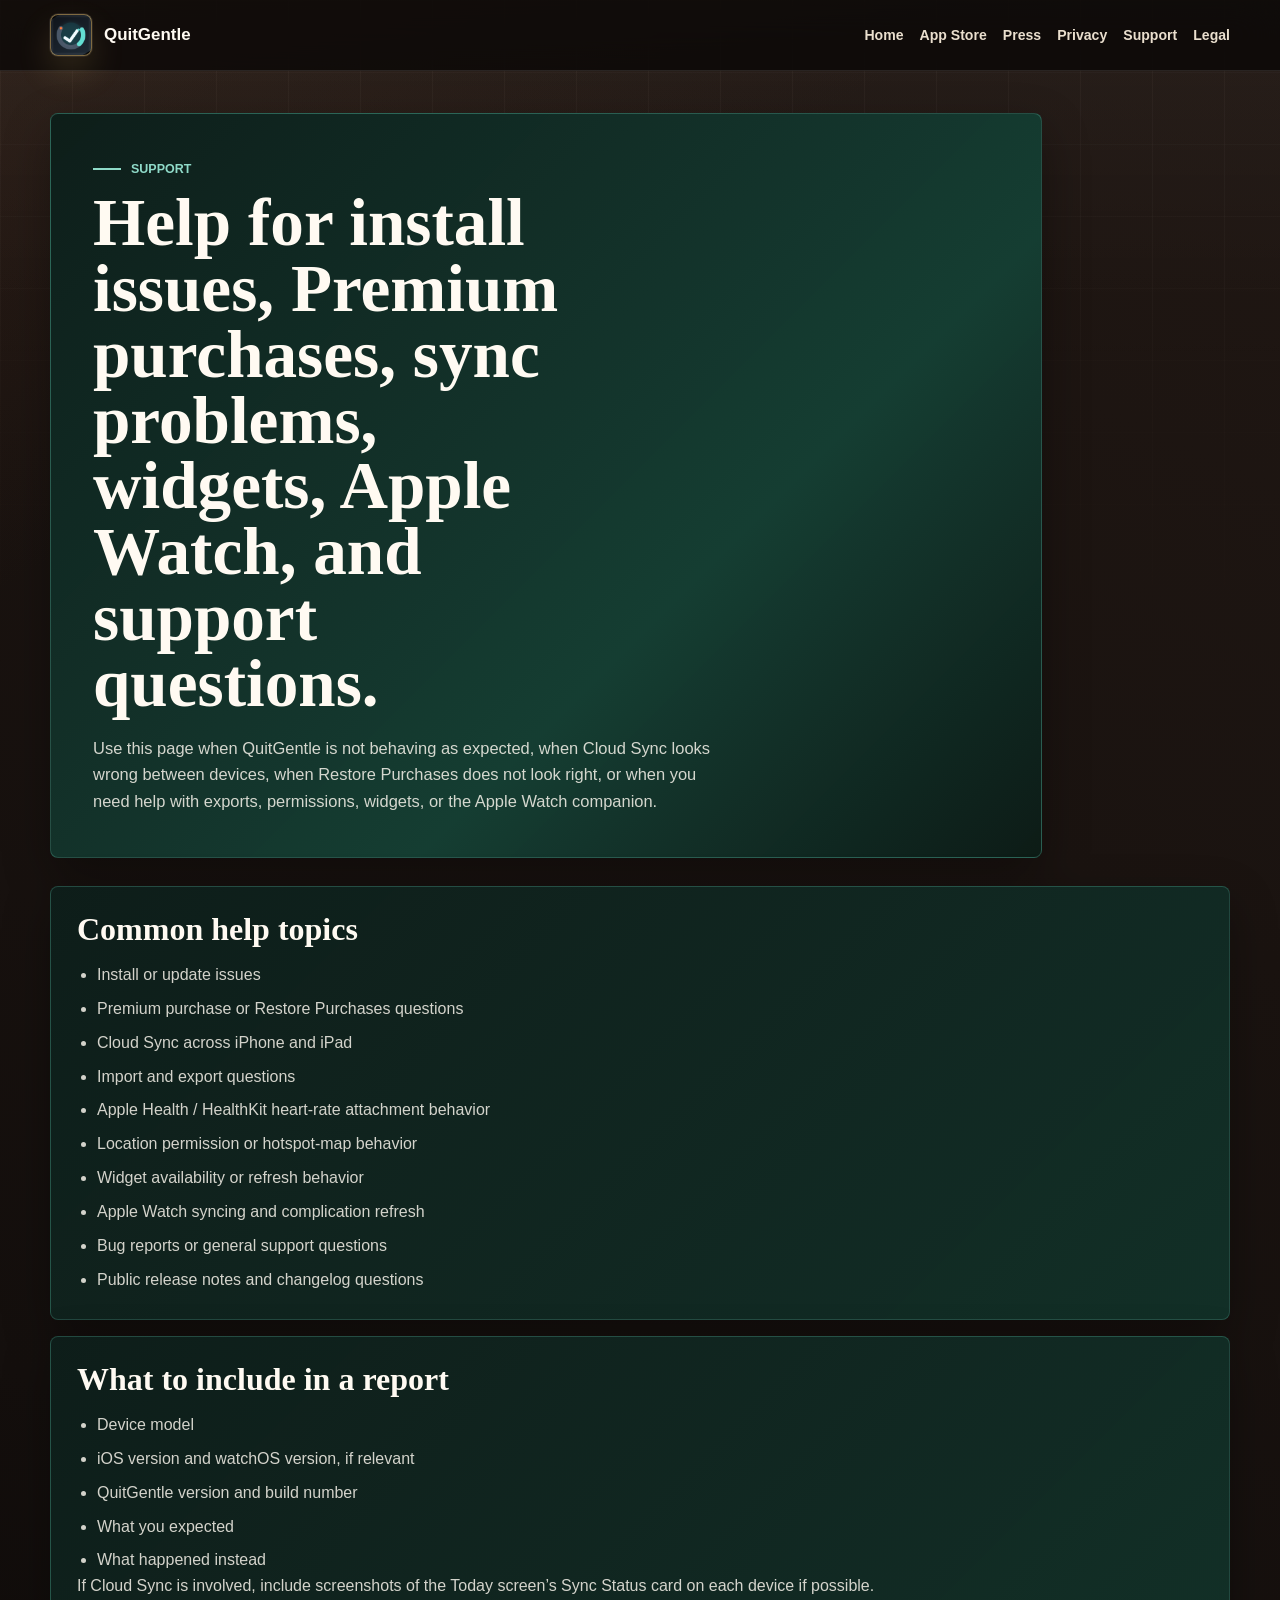
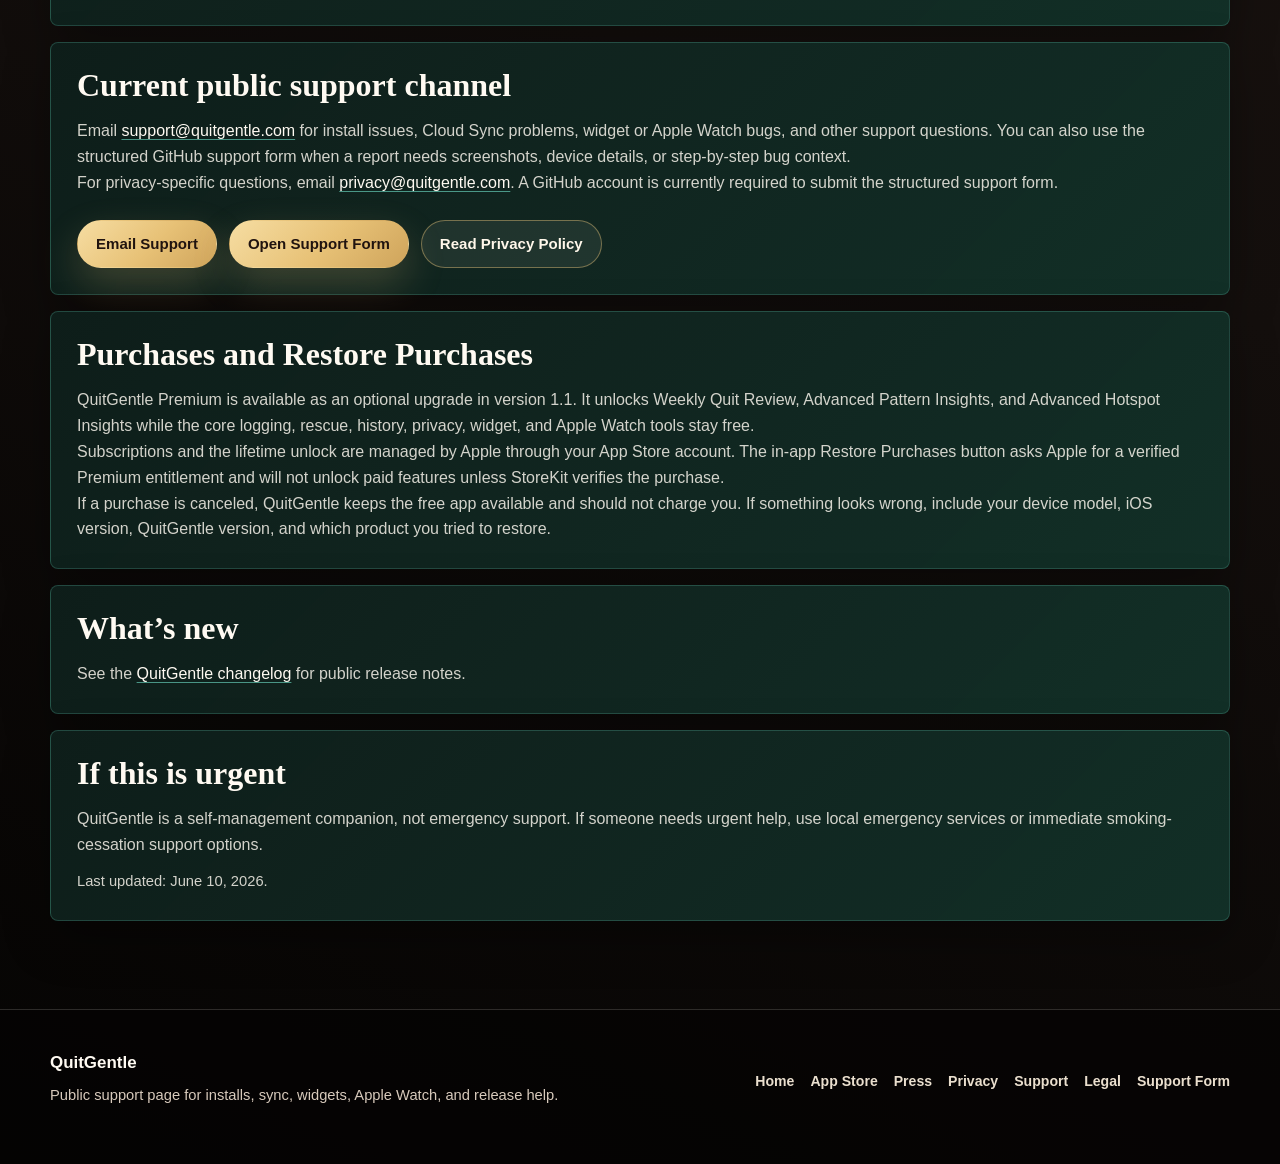
<file: support/index.html>
<!doctype html>
<html lang="en">
  <head>
    <meta charset="utf-8">
    <meta name="viewport" content="width=device-width, initial-scale=1">
    <title>QuitGentle Support</title>
    <meta
      name="description"
      content="QuitGentle support help for installs, Premium purchases, Restore Purchases, Cloud Sync, Apple Health / HealthKit, widgets, Apple Watch, and bug reports."
    >
    <meta name="theme-color" content="#16745d">
    <link rel="canonical" href="https://quitgentle.com/support/">
    <meta property="og:type" content="website">
    <meta property="og:site_name" content="QuitGentle">
    <meta property="og:title" content="QuitGentle Support">
    <meta property="og:description" content="QuitGentle support help for installs, Premium purchases, Restore Purchases, Cloud Sync, Apple Health / HealthKit, widgets, Apple Watch, and bug reports.">
    <meta property="og:url" content="https://quitgentle.com/support/">
    <meta property="og:image" content="https://quitgentle.com/assets/social/quitgentle-facebook-preview-20260507-v2.png">
    <meta property="og:image:alt" content="QuitGentle social preview with app icon, launch copy, and three app screens.">
    <meta name="twitter:card" content="summary_large_image">
    <meta name="twitter:title" content="QuitGentle Support">
    <meta name="twitter:description" content="Help for QuitGentle installs, Premium purchases, Restore Purchases, sync, widgets, Apple Watch, exports, permissions, and bug reports.">
    <meta name="twitter:image" content="https://quitgentle.com/assets/social/quitgentle-facebook-preview-20260507-v2.png">
    <link rel="stylesheet" href="../styles.css?v=20260610-premium-live">
  </head>
  <body>
    <header class="site-header">
      <div class="site-shell header-inner">
        <a class="brand" href="../">
          <span class="brand-mark" aria-hidden="true"></span>
          <span class="brand-word">QuitGentle</span>
        </a>
        <nav class="site-nav" aria-label="Primary">
          <a href="../">Home</a>
          <a href="https://apps.apple.com/us/app/quitgentle-smoking-tracker/id6761405030">App Store</a>
          <a href="../press/">Press</a>
          <a href="../privacy/">Privacy</a>
          <a href="./">Support</a>
          <a href="../legal/">Legal</a>
        </nav>
      </div>
    </header>

    <main class="site-shell page-main">
      <section class="page-hero">
        <div class="page-hero-panel">
          <div class="eyebrow">Support</div>
          <h1>Help for install issues, Premium purchases, sync problems, widgets, Apple Watch, and support questions.</h1>
          <p class="hero-copy">
            Use this page when QuitGentle is not behaving as expected, when Cloud Sync looks wrong
            between devices, when Restore Purchases does not look right, or when you need help
            with exports, permissions, widgets, or the Apple Watch companion.
          </p>
        </div>
      </section>

      <section class="page-stack" aria-label="Support details">
        <article class="page-panel">
          <h2>Common help topics</h2>
          <ul class="list-tight">
            <li>Install or update issues</li>
            <li>Premium purchase or Restore Purchases questions</li>
            <li>Cloud Sync across iPhone and iPad</li>
            <li>Import and export questions</li>
            <li>Apple Health / HealthKit heart-rate attachment behavior</li>
            <li>Location permission or hotspot-map behavior</li>
            <li>Widget availability or refresh behavior</li>
            <li>Apple Watch syncing and complication refresh</li>
            <li>Bug reports or general support questions</li>
            <li>Public release notes and changelog questions</li>
          </ul>
        </article>

        <article class="page-panel">
          <h2>What to include in a report</h2>
          <ul class="list-tight">
            <li>Device model</li>
            <li>iOS version and watchOS version, if relevant</li>
            <li>QuitGentle version and build number</li>
            <li>What you expected</li>
            <li>What happened instead</li>
          </ul>
          <p>
            If Cloud Sync is involved, include screenshots of the Today screen’s Sync Status card
            on each device if possible.
          </p>
        </article>

        <article class="page-panel">
          <h2>Current public support channel</h2>
          <p>
            Email <a href="mailto:support@quitgentle.com">support@quitgentle.com</a> for install
            issues, Cloud Sync problems, widget or Apple Watch bugs, and other support questions.
            You can also use the structured GitHub support form when a report needs screenshots,
            device details, or step-by-step bug context.
          </p>
          <p>
            For privacy-specific questions, email
            <a href="mailto:privacy@quitgentle.com">privacy@quitgentle.com</a>. A GitHub account is
            currently required to submit the structured support form.
          </p>
          <div class="inline-links">
            <a class="button" href="mailto:support@quitgentle.com">Email Support</a>
            <a class="button" href="https://github.com/NinjaTomOnline/ashtag-site/issues/new/choose">Open Support Form</a>
            <a class="button-secondary" href="../privacy/">Read Privacy Policy</a>
          </div>
        </article>


        <article class="page-panel">
          <h2>Purchases and Restore Purchases</h2>
          <p>
            QuitGentle Premium is available as an optional upgrade in version 1.1. It unlocks
            Weekly Quit Review, Advanced Pattern Insights, and Advanced Hotspot Insights while
            the core logging, rescue, history, privacy, widget, and Apple Watch tools stay free.
          </p>
          <p>
            Subscriptions and the lifetime unlock are managed by Apple through your App Store
            account. The in-app Restore Purchases button asks Apple for a verified Premium
            entitlement and will not unlock paid features unless StoreKit verifies the purchase.
          </p>
          <p>
            If a purchase is canceled, QuitGentle keeps the free app available and should not
            charge you. If something looks wrong, include your device model, iOS version,
            QuitGentle version, and which product you tried to restore.
          </p>
        </article>

        <article class="page-panel">
          <h2>What’s new</h2>
          <p>
            See the <a href="../changelog/">QuitGentle changelog</a> for public release notes.
          </p>
        </article>

        <article class="callout">
          <h2>If this is urgent</h2>
          <p>
            QuitGentle is a self-management companion, not emergency support. If someone needs urgent
            help, use local emergency services or immediate smoking-cessation support options.
          </p>
          <p class="small-note">Last updated: June 10, 2026.</p>
        </article>
      </section>
    </main>

    <footer class="footer">
      <div class="site-shell footer-inner">
        <div>
          <strong class="footer-brand">QuitGentle</strong>
          <p class="footer-copy">Public support page for installs, sync, widgets, Apple Watch, and release help.</p>
        </div>
        <div class="footer-links">
          <a href="../">Home</a>
          <a href="https://apps.apple.com/us/app/quitgentle-smoking-tracker/id6761405030">App Store</a>
          <a href="../press/">Press</a>
          <a href="../privacy/">Privacy</a>
          <a href="./">Support</a>
          <a href="../legal/">Legal</a>
          <a href="https://github.com/NinjaTomOnline/ashtag-site/issues/new/choose">Support Form</a>
        </div>
      </div>
    </footer>
  </body>
</html>
</file>
<file: styles.css>
:root {
  color-scheme: dark;
  --bg: #100c0a;
  --bg-deep: #050403;
  --smoke: #1c1512;
  --smoke-soft: #2a211d;
  --panel: rgba(31, 24, 20, 0.72);
  --panel-solid: #0e1d19;
  --panel-warm: #241a16;
  --cream: #fff7ea;
  --cream-card: #fff1dc;
  --cream-soft: #eadfce;
  --ink: #241814;
  --text: #fffaf2;
  --muted: #d8cabc;
  --dim: #a99685;
  --line: rgba(255, 247, 234, 0.16);
  --line-strong: rgba(231, 193, 118, 0.38);
  --gold: #e7c176;
  --gold-soft: #f6dda2;
  --coral: #f58f78;
  --rose: #d86f79;
  --mint: #8fdac8;
  --blue: #7ea4df;
  --shadow: 0 30px 80px rgba(0, 0, 0, 0.46);
  --shadow-soft: 0 18px 48px rgba(0, 0, 0, 0.32);
  --radius: 8px;
  --content-width: 1180px;
}

* {
  box-sizing: border-box;
}

html {
  overflow-x: hidden;
  scroll-behavior: smooth;
}

body {
  margin: 0;
  min-height: 100vh;
  overflow-x: hidden;
  font-family: "Avenir Next", "SF Pro Text", "Helvetica Neue", Helvetica, Arial, sans-serif;
  color: var(--text);
  background:
    linear-gradient(150deg, rgba(71, 45, 32, 0.34), transparent 32rem),
    linear-gradient(24deg, #050403 0%, #140f0d 42%, #201713 100%);
}

body::before {
  content: "";
  position: fixed;
  inset: 0;
  z-index: -1;
  pointer-events: none;
  background:
    linear-gradient(90deg, rgba(255, 247, 234, 0.035) 1px, transparent 1px),
    linear-gradient(180deg, rgba(255, 247, 234, 0.025) 1px, transparent 1px),
    linear-gradient(180deg, rgba(255, 247, 234, 0.045), transparent 42%);
  background-size: 72px 72px, 72px 72px, auto;
  mask-image: linear-gradient(180deg, #000 0%, transparent 78%);
}

a {
  color: inherit;
}

img {
  display: block;
  max-width: 100%;
}

h1,
h2,
h3,
p {
  margin-top: 0;
}

h1,
h2,
h3 {
  line-height: 1.03;
  letter-spacing: 0;
}

h1,
h2 {
  font-family: Georgia, "Times New Roman", serif;
  font-weight: 800;
}

h1 {
  margin-bottom: 18px;
  font-size: 2.8rem;
  line-height: 0.98;
}

h2 {
  margin-bottom: 16px;
  font-size: 2.2rem;
}

h3 {
  margin-bottom: 9px;
  font-size: 1.05rem;
  font-weight: 900;
}

p,
li {
  color: var(--muted);
  font-size: 1rem;
  line-height: 1.62;
}

p {
  margin-bottom: 0;
}

.site-shell {
  width: min(calc(100% - 24px), var(--content-width));
  margin: 0 auto;
}

.site-header {
  position: sticky;
  top: 0;
  z-index: 30;
  border-bottom: 1px solid rgba(255, 247, 234, 0.11);
  background: rgba(10, 7, 6, 0.78);
  backdrop-filter: blur(22px);
}

.header-inner,
.footer-inner {
  display: grid;
  gap: 16px;
  padding: 14px 0;
}

.brand {
  display: inline-flex;
  align-items: center;
  min-width: 0;
  gap: 12px;
  text-decoration: none;
}

.brand-mark {
  width: 42px;
  height: 42px;
  flex: 0 0 auto;
  border: 1px solid rgba(231, 193, 118, 0.52);
  border-radius: var(--radius);
  background: url("./assets/icons/quitgentle-app-icon.png") center / cover no-repeat;
  box-shadow: 0 0 0 1px rgba(255, 247, 234, 0.08), 0 16px 34px rgba(231, 193, 118, 0.16);
}

.brand-copy,
.brand-word {
  min-width: 0;
}

.brand-copy {
  display: grid;
  gap: 3px;
}

.brand-copy strong,
.brand-word,
.footer-brand {
  color: var(--text);
  font-size: 1.06rem;
  font-weight: 900;
  line-height: 1.1;
}

.brand-copy span {
  display: none;
  color: var(--dim);
  font-size: 0.78rem;
  font-weight: 800;
}

.site-nav,
.footer-links {
  display: flex;
  flex-wrap: wrap;
  gap: 10px 16px;
}

.site-nav a,
.footer-links a {
  color: #eadfce;
  font-size: 0.88rem;
  font-weight: 850;
  text-decoration: none;
  transition: color 160ms ease;
}

.site-nav a:hover,
.site-nav a:focus-visible,
.footer-links a:hover,
.footer-links a:focus-visible {
  color: var(--gold-soft);
}

.site-nav a:focus-visible,
.footer-links a:focus-visible,
.app-store-badge-link:focus-visible,
.button:focus-visible,
.button-secondary:focus-visible,
.button-muted:focus-visible,
.asset-card:focus-visible {
  outline: 3px solid rgba(246, 221, 162, 0.72);
  outline-offset: 4px;
}

.sr-only {
  position: absolute;
  overflow: hidden;
  width: 1px;
  height: 1px;
  padding: 0;
  margin: -1px;
  clip: rect(0, 0, 0, 0);
  white-space: nowrap;
  border: 0;
}

main {
  padding-bottom: 70px;
}

.hero {
  position: relative;
  overflow: hidden;
  border-bottom: 1px solid rgba(231, 193, 118, 0.2);
  background:
    linear-gradient(115deg, rgba(255, 247, 234, 0.04), transparent 36%),
    linear-gradient(160deg, rgba(245, 143, 120, 0.15), transparent 58%),
    linear-gradient(180deg, rgba(20, 15, 13, 0.5), rgba(5, 4, 3, 0.72));
}

.hero::after {
  content: "";
  position: absolute;
  inset: auto 0 0;
  height: 140px;
  pointer-events: none;
  background: linear-gradient(180deg, transparent, rgba(16, 12, 10, 0.96));
}

.hero-layout {
  position: relative;
  z-index: 1;
  display: grid;
  min-height: 620px;
  gap: 34px;
  padding: 56px 0 28px;
}

.hero-content {
  max-width: 690px;
}

.hero-content h1 {
  max-width: 12.5ch;
}

.hero-subhead {
  max-width: 100%;
  margin-bottom: 14px;
  color: var(--cream);
  font-size: 1rem;
  font-weight: 900;
  line-height: 1.25;
}

.hero-copy {
  max-width: 40rem;
  color: #eadfce;
  font-size: 1.03rem;
}

.hero-actions,
.inline-links,
.final-actions {
  display: flex;
  flex-wrap: wrap;
  gap: 12px;
  margin-top: 24px;
}

.button,
.button-secondary,
.button-muted {
  display: inline-flex;
  align-items: center;
  justify-content: center;
  min-height: 48px;
  padding: 0 18px;
  border-radius: 999px;
  font-size: 0.94rem;
  font-weight: 900;
  text-decoration: none;
  transition: transform 160ms ease, border-color 160ms ease, background 160ms ease;
}

.button {
  color: #20130f;
  border: 1px solid transparent;
  background: linear-gradient(135deg, var(--gold-soft), var(--gold) 54%, #cfa45b);
  box-shadow: 0 16px 38px rgba(231, 193, 118, 0.22);
}

.button-secondary {
  color: var(--cream);
  border: 1px solid rgba(231, 193, 118, 0.44);
  background: rgba(255, 247, 234, 0.07);
}

.button-muted {
  color: rgba(255, 250, 242, 0.72);
  border: 1px dashed rgba(255, 250, 242, 0.3);
  background: rgba(255, 250, 242, 0.04);
  cursor: default;
}

.app-store-badge-link {
  display: inline-flex;
  align-items: center;
  justify-content: center;
  width: 190px;
  max-width: 100%;
  min-height: 40px;
  line-height: 0;
}

.app-store-badge-link img {
  display: block;
  width: 100%;
  height: auto;
}

.button:hover,
.button:focus-visible,
.button-secondary:hover,
.button-secondary:focus-visible {
  transform: translateY(-1px);
}

.trust-row {
  display: grid;
  gap: 9px;
  margin: 22px 0 0;
  padding: 0;
  list-style: none;
}

.trust-row li {
  display: inline-flex;
  align-items: center;
  min-height: 34px;
  padding: 0 12px;
  color: #fff7ea;
  border: 1px solid rgba(231, 193, 118, 0.25);
  border-radius: 999px;
  background: rgba(255, 247, 234, 0.07);
  font-size: 0.84rem;
  font-weight: 900;
  line-height: 1.2;
}

.hero-stage {
  position: relative;
  isolation: isolate;
  min-height: 0;
  padding-top: clamp(430px, 124vw, 510px);
}

.hero-stage::before {
  content: "";
  position: absolute;
  z-index: -1;
  inset: 36px 2px 78px;
  border: 1px solid rgba(231, 193, 118, 0.16);
  border-radius: 38px;
  background:
    linear-gradient(150deg, rgba(255, 247, 234, 0.1), transparent 34%),
    linear-gradient(205deg, rgba(245, 143, 120, 0.18), transparent 62%),
    rgba(255, 250, 242, 0.035);
  box-shadow: inset 0 1px 0 rgba(255, 250, 242, 0.12), 0 32px 70px rgba(0, 0, 0, 0.3);
  transform: perspective(680px) rotateX(5deg) rotateZ(-2deg);
}

.hero-device {
  position: absolute;
  margin: 0;
  filter: drop-shadow(0 34px 56px rgba(0, 0, 0, 0.58));
}

.hero-device img,
.patterns-media img {
  width: 100%;
  aspect-ratio: 1206 / 2622;
  object-fit: cover;
  border: 2px solid rgba(255, 247, 234, 0.38);
  border-radius: 34px;
  background: black;
}

.hero-device-main {
  z-index: 1;
  right: 0;
  top: 0;
  width: min(62%, 225px);
  transform: rotate(1.4deg);
}

.hero-device-rescue {
  z-index: 2;
  left: 0;
  top: clamp(116px, 34vw, 148px);
  width: min(43%, 158px);
  transform: rotate(-2.2deg);
}

.hero-watch {
  position: absolute;
  z-index: 3;
  right: 2px;
  bottom: 64px;
  width: min(26%, 96px);
  margin: 0;
  padding: 6px;
  border: 1px solid rgba(231, 193, 118, 0.24);
  border-radius: 28px;
  background:
    linear-gradient(160deg, rgba(255, 247, 234, 0.12), transparent 42%),
    #090807;
  box-shadow: 0 24px 42px rgba(0, 0, 0, 0.5), inset 0 0 0 1px rgba(255, 250, 242, 0.08);
  transform: rotate(3deg);
}

.hero-watch img {
  display: block;
  width: 100%;
  height: auto;
  border-radius: 22px;
  background: #050505;
}

.hero-watch::before,
.hero-watch::after {
  content: "";
  position: absolute;
  left: 50%;
  width: 42%;
  height: 10px;
  border-radius: 999px;
  background: #090807;
  box-shadow: inset 0 0 0 1px rgba(255, 250, 242, 0.08);
  transform: translateX(-50%);
}

.hero-watch::before {
  top: -8px;
}

.hero-watch::after {
  bottom: -8px;
}

.rescue-card span,
.log-card span,
.ecosystem-grid span {
  color: var(--gold);
  font-size: 0.74rem;
  font-weight: 900;
  line-height: 1.2;
  text-transform: uppercase;
}

.section {
  margin-top: 70px;
}

.section-intro {
  display: grid;
  gap: 8px;
  margin-bottom: 24px;
}

.section-intro p {
  max-width: 48rem;
  color: #e6d8c8;
  font-size: 1.06rem;
}

.rescue-grid {
  display: grid;
  gap: 12px;
}

.rescue-card,
.ecosystem-grid article,
.trust-grid article {
  position: relative;
  overflow: hidden;
  border: 1px solid rgba(255, 247, 234, 0.13);
  border-radius: var(--radius);
  background: rgba(255, 247, 234, 0.055);
  box-shadow: var(--shadow-soft);
}

.rescue-card {
  min-height: 220px;
  padding: 20px;
}

.rescue-card::before,
.ecosystem-grid article::before,
.trust-grid article::before {
  content: "";
  display: block;
  width: 40px;
  height: 4px;
  margin-bottom: 18px;
  border-radius: 999px;
  background: var(--gold);
}

.delay-card {
  background: linear-gradient(150deg, rgba(231, 193, 118, 0.16), rgba(255, 247, 234, 0.055));
}

.breathe-card,
.reflect-card {
  background: linear-gradient(150deg, rgba(143, 218, 200, 0.16), rgba(255, 247, 234, 0.045));
}

.walk-card {
  background: linear-gradient(150deg, rgba(126, 164, 223, 0.16), rgba(255, 247, 234, 0.045));
}

.hydrate-card {
  background: linear-gradient(150deg, rgba(245, 143, 120, 0.18), rgba(255, 247, 234, 0.045));
}

.rescue-card h3 {
  max-width: 16rem;
  color: var(--cream);
  font-family: Georgia, "Times New Roman", serif;
  font-size: 1.35rem;
  line-height: 1.12;
}

.rescue-card p {
  color: #dfd0c1;
}

.truth-section {
  padding: 64px 0;
  border-top: 1px solid rgba(231, 193, 118, 0.2);
  border-bottom: 1px solid rgba(231, 193, 118, 0.2);
  background:
    linear-gradient(135deg, rgba(255, 247, 234, 0.06), rgba(245, 143, 120, 0.08)),
    rgba(8, 6, 5, 0.5);
}

.truth-layout,
.patterns-layout,
.trust-layout {
  display: grid;
  gap: 26px;
}

.truth-layout > div:first-child p {
  max-width: 43rem;
}

.truth-layout > div:first-child p + p {
  margin-top: 14px;
}

.log-stack {
  display: grid;
  gap: 12px;
}

.log-card {
  padding: 20px;
  color: var(--ink);
  border: 1px solid rgba(87, 54, 37, 0.18);
  border-radius: var(--radius);
  background: #fff1dc;
  box-shadow: 0 18px 44px rgba(0, 0, 0, 0.28);
}

.log-card span {
  color: #7d5631;
}

.log-card strong {
  display: block;
  margin-top: 8px;
  color: var(--ink);
  font-size: 1.02rem;
  line-height: 1.32;
}

.log-card p {
  margin-top: 8px;
  color: #5f4a3f;
  font-size: 0.92rem;
  line-height: 1.45;
}

.craving-log {
  background: #ffe6df;
}

.note-log {
  background: #fff7ea;
}

.reset-log {
  background: #ebe5d8;
}

.patterns-section {
  overflow: hidden;
  padding-bottom: 54px;
}

.patterns-copy p {
  max-width: 45rem;
}

.pattern-tags {
  display: flex;
  flex-wrap: wrap;
  gap: 10px;
  margin-top: 22px;
}

.pattern-tags span {
  display: inline-flex;
  align-items: center;
  min-height: 34px;
  padding: 0 12px;
  color: var(--cream);
  border: 1px solid rgba(231, 193, 118, 0.28);
  border-radius: 999px;
  background: rgba(231, 193, 118, 0.08);
  font-size: 0.84rem;
  font-weight: 900;
}

.patterns-media {
  display: grid;
  grid-template-columns: repeat(3, minmax(0, 1fr));
  gap: 10px;
  align-items: end;
}

.patterns-media figure {
  margin: 0;
}

.patterns-media figure:nth-child(2) {
  transform: translateY(22px);
}

.patterns-media img {
  border-color: rgba(231, 193, 118, 0.32);
  border-radius: 26px;
  box-shadow: 0 22px 48px rgba(0, 0, 0, 0.42);
}


.premium-section {
  padding: 66px 0;
  border-top: 1px solid rgba(231, 193, 118, 0.18);
  border-bottom: 1px solid rgba(231, 193, 118, 0.18);
  background:
    radial-gradient(circle at 18% 12%, rgba(231, 193, 118, 0.15), transparent 34%),
    linear-gradient(135deg, rgba(36, 26, 22, 0.96), rgba(14, 29, 25, 0.92)),
    var(--panel-warm);
}

.premium-layout {
  display: grid;
  gap: 26px;
}

.premium-copy p {
  max-width: 46rem;
}

.premium-copy p + p {
  margin-top: 14px;
}

.premium-cards {
  display: grid;
  gap: 12px;
}

.premium-card {
  position: relative;
  overflow: hidden;
  min-height: 210px;
  padding: 22px;
  border: 1px solid rgba(231, 193, 118, 0.24);
  border-radius: var(--radius);
  background:
    linear-gradient(150deg, rgba(255, 247, 234, 0.1), rgba(255, 247, 234, 0.045)),
    rgba(255, 247, 234, 0.055);
  box-shadow: var(--shadow-soft);
}

.premium-card::before {
  content: "";
  display: block;
  width: 42px;
  height: 4px;
  margin-bottom: 18px;
  border-radius: 999px;
  background: linear-gradient(90deg, var(--gold), var(--mint));
}

.premium-card span {
  color: var(--gold-soft);
  font-size: 0.74rem;
  font-weight: 900;
  line-height: 1.2;
  text-transform: uppercase;
}

.premium-card h3 {
  max-width: 15rem;
  color: var(--cream);
  font-family: Georgia, "Times New Roman", serif;
  font-size: 1.38rem;
  line-height: 1.12;
}

.premium-card p {
  color: #dfd0c1;
  font-size: 0.94rem;
  line-height: 1.52;
}

.ecosystem-section {
  padding: 64px 0;
  background:
    linear-gradient(180deg, rgba(255, 247, 234, 0.035), rgba(255, 247, 234, 0)),
    rgba(255, 247, 234, 0.025);
}

.ecosystem-showcase {
  display: grid;
  gap: 12px;
  margin-bottom: 16px;
}

.ecosystem-showcase figure {
  margin: 0;
}

.ecosystem-showcase img {
  width: 100%;
  height: clamp(320px, 42vw, 520px);
  object-fit: contain;
  border: 1px solid rgba(231, 193, 118, 0.28);
  border-radius: var(--radius);
  background:
    radial-gradient(circle at 50% 12%, rgba(231, 193, 118, 0.12), transparent 42%),
    #120d0b;
  box-shadow: var(--shadow-soft);
}

.ecosystem-showcase figcaption {
  margin-top: 10px;
  color: var(--gold-soft);
  font-size: 0.82rem;
  font-weight: 900;
  text-transform: uppercase;
}

.ecosystem-grid {
  display: grid;
  gap: 12px;
}

.ecosystem-grid article,
.trust-grid article {
  padding: 20px;
}

.ecosystem-grid article:nth-child(2n)::before,
.trust-grid article:nth-child(2n)::before {
  background: var(--coral);
}

.ecosystem-grid article:nth-child(3n)::before,
.trust-grid article:nth-child(3n)::before {
  background: var(--mint);
}

.ecosystem-grid p,
.trust-grid p {
  font-size: 0.92rem;
  line-height: 1.5;
}

.trust-section {
  padding: 66px 0;
  border-top: 1px solid rgba(231, 193, 118, 0.18);
  border-bottom: 1px solid rgba(231, 193, 118, 0.18);
  background:
    linear-gradient(135deg, rgba(14, 29, 25, 0.98), rgba(21, 63, 52, 0.94) 64%, rgba(13, 27, 22, 0.98)),
    var(--panel-solid);
}

.trust-grid {
  display: grid;
  gap: 12px;
}

.trust-grid article {
  background: rgba(255, 250, 242, 0.055);
}

.final-section {
  margin-top: 72px;
}

.final-panel {
  display: grid;
  gap: 22px;
  padding: 28px;
  color: #241814;
  border: 1px solid rgba(231, 193, 118, 0.46);
  border-radius: var(--radius);
  background:
    linear-gradient(135deg, rgba(255, 247, 234, 0.98), rgba(255, 235, 202, 0.96) 58%, rgba(255, 230, 223, 0.94)),
    #fff4e4;
  box-shadow: var(--shadow);
}

.final-panel h2,
.final-panel p {
  color: #241814;
}

.final-panel h2 {
  max-width: 13ch;
}

.final-panel > div:first-child p {
  max-width: 48rem;
  color: #5f4a3f;
  font-size: 1.06rem;
}

.final-panel .button-secondary {
  color: #2a1914;
  border-color: rgba(87, 54, 37, 0.36);
  background: rgba(255, 255, 255, 0.36);
}

.legal-note {
  max-width: 58rem;
  padding-top: 16px;
  border-top: 1px solid rgba(87, 54, 37, 0.16);
  color: #60483d;
  font-size: 0.9rem;
}

.footer {
  padding: 30px 0 42px;
  border-top: 1px solid var(--line);
  background: rgba(5, 4, 3, 0.7);
}

.footer-copy,
.small-note {
  margin: 12px 0 0;
  font-size: 0.92rem;
}

.page-main {
  padding: 42px 0 88px;
}

.page-hero-panel {
  max-width: 62rem;
  padding: 28px;
  color: #fffaf2;
  border: 1px solid rgba(116, 234, 210, 0.24);
  border-radius: var(--radius);
  background:
    linear-gradient(135deg, rgba(14, 29, 25, 0.98), rgba(21, 63, 52, 0.94) 64%, rgba(13, 27, 22, 0.98)),
    var(--panel-solid);
  box-shadow: var(--shadow-soft);
}

.page-hero-panel .eyebrow,
.eyebrow {
  display: inline-flex;
  align-items: center;
  gap: 10px;
  margin-bottom: 14px;
  color: var(--mint);
  font-size: 0.78rem;
  font-weight: 900;
  text-transform: uppercase;
}

.page-hero-panel .eyebrow::before,
.eyebrow::before {
  content: "";
  width: 28px;
  height: 2px;
  background: currentColor;
}

.page-hero-panel h1 {
  max-width: 15ch;
  color: #fffaf2;
  font-size: 2.45rem;
}

.page-hero-panel .hero-copy {
  color: rgba(255, 250, 242, 0.82);
}

.press-hero-panel {
  display: grid;
  gap: 24px;
  max-width: none;
  align-items: stretch;
}

.press-hero-panel h1 {
  max-width: 16ch;
}

.press-hero-media {
  min-height: 260px;
  border: 1px solid rgba(255, 250, 242, 0.12);
  border-radius: var(--radius);
  background:
    linear-gradient(180deg, rgba(3, 8, 6, 0.02), rgba(3, 8, 6, 0.26)),
    url("./assets/visuals/quitgentle-moments-strip.png") center / cover no-repeat,
    #0e1d19;
  box-shadow: var(--shadow-soft);
}

.page-stack {
  display: grid;
  gap: 16px;
  margin-top: 28px;
}

.page-panel,
.callout {
  padding: 26px;
  color: #fffaf2;
  border: 1px solid rgba(116, 234, 210, 0.2);
  border-radius: var(--radius);
  background:
    linear-gradient(135deg, rgba(14, 29, 25, 0.97), rgba(18, 48, 40, 0.94)),
    var(--panel-solid);
  box-shadow: var(--shadow-soft);
}

.page-panel h2,
.callout h2 {
  color: #fffaf2;
  font-size: 1.58rem;
}

.page-panel p,
.page-panel li,
.callout p,
.callout li,
.callout .small-note {
  color: rgba(255, 250, 242, 0.82);
}

.page-panel a:not(.button):not(.button-secondary):not(.button-muted),
.callout a:not(.button):not(.button-secondary):not(.button-muted) {
  color: #fffaf2;
  text-decoration-color: rgba(116, 234, 210, 0.58);
  text-underline-offset: 0.18em;
}

.page-panel ul,
.callout ul {
  padding-left: 20px;
  margin: 12px 0 0;
}

.list-tight li + li {
  margin-top: 8px;
}

.press-facts dl {
  display: grid;
  gap: 14px;
  margin: 18px 0 0;
}

.press-facts dl div,
.asset-card {
  border: 1px solid rgba(255, 250, 242, 0.12);
  border-radius: var(--radius);
  background: rgba(255, 250, 242, 0.045);
}

.press-facts dl div {
  padding: 16px;
}

.press-facts dt {
  color: var(--mint);
  font-size: 0.76rem;
  font-weight: 900;
  text-transform: uppercase;
}

.press-facts dd {
  margin: 8px 0 0;
  color: #fffaf2;
  font-weight: 800;
  line-height: 1.35;
}

.asset-grid,
.quote-grid {
  display: grid;
  gap: 14px;
  margin-top: 18px;
}

.asset-card {
  overflow: hidden;
  color: #fffaf2;
  text-decoration: none;
  transition: transform 160ms ease, border-color 160ms ease;
}

.asset-card:hover,
.asset-card:focus-visible {
  transform: translateY(-1px);
  border-color: rgba(116, 234, 210, 0.4);
}

.asset-card img {
  width: 100%;
  height: 190px;
  object-fit: cover;
  background: #030806;
}

.asset-card:first-child img {
  object-fit: contain;
  padding: 30px;
}

.asset-card span {
  display: block;
  padding: 14px;
  font-weight: 900;
}

.quote-grid blockquote {
  margin: 0;
  padding: 18px;
  border-left: 4px solid var(--mint);
  border-radius: var(--radius);
  background: rgba(255, 250, 242, 0.045);
  color: #fffaf2;
  font-family: Georgia, "Times New Roman", serif;
  font-size: 1.32rem;
  font-weight: 800;
  line-height: 1.12;
}

code {
  color: var(--text);
  border-radius: 4px;
  background: rgba(116, 234, 210, 0.18);
  padding: 0.08rem 0.25rem;
}

@media (min-width: 560px) {
  .trust-row {
    display: flex;
    flex-wrap: wrap;
  }

  .rescue-grid,
  .premium-cards,
  .ecosystem-showcase,
  .ecosystem-grid,
  .trust-grid,
  .press-facts dl,
  .asset-grid,
  .quote-grid {
    grid-template-columns: repeat(2, minmax(0, 1fr));
  }
}

@media (min-width: 760px) {
  .site-shell {
    width: min(calc(100% - 48px), var(--content-width));
  }

  .header-inner,
  .footer-inner {
    grid-template-columns: auto 1fr;
    align-items: center;
  }

  .site-nav,
  .footer-links {
    justify-content: flex-end;
  }

  .brand-copy span {
    display: block;
  }

  h1 {
    font-size: 4rem;
  }

  h2 {
    font-size: 3rem;
  }

  .hero-layout {
    padding-top: 68px;
  }

  .hero-subhead {
    white-space: nowrap;
  }

  .hero-stage {
    min-height: 530px;
    padding-top: 0;
  }

  .hero-stage::before {
    inset: 42px 10px 42px;
    border-radius: 46px;
  }

  .hero-device-main {
    right: 8px;
    width: min(58%, 300px);
  }

  .hero-device-rescue {
    top: auto;
    bottom: 20px;
    left: 14px;
    width: min(34%, 190px);
  }

  .hero-watch {
    right: 24px;
    bottom: 46px;
    width: min(23%, 116px);
  }

  .truth-layout,
  .patterns-layout,
  .premium-layout,
  .trust-layout {
    grid-template-columns: minmax(0, 0.85fr) minmax(0, 1.15fr);
    align-items: start;
  }

  .log-stack {
    grid-template-columns: repeat(2, minmax(0, 1fr));
  }

  .ecosystem-grid {
    grid-template-columns: repeat(5, minmax(0, 1fr));
  }

  .premium-cards {
    grid-template-columns: repeat(3, minmax(0, 1fr));
  }

  .ecosystem-showcase {
    grid-template-columns: repeat(3, minmax(0, 1fr));
  }

  .press-hero-panel {
    grid-template-columns: minmax(0, 0.95fr) minmax(300px, 0.72fr);
  }

  .press-hero-media {
    min-height: 360px;
  }
}

@media (min-width: 980px) {
  h1 {
    font-size: 4.35rem;
  }

  h2 {
    font-size: 3.55rem;
  }

  .hero-layout {
    grid-template-columns: minmax(0, 0.94fr) minmax(420px, 0.86fr);
    align-items: center;
    min-height: 650px;
    padding-bottom: 48px;
  }

  .hero-stage {
    min-height: 590px;
  }

  .hero-device-main {
    right: -4px;
    width: min(61%, 330px);
  }

  .hero-device-rescue {
    bottom: 26px;
    left: 0;
    width: min(35%, 205px);
  }

  .hero-watch {
    right: 32px;
    bottom: 58px;
    width: 126px;
  }

  .rescue-grid {
    grid-template-columns: repeat(5, minmax(0, 1fr));
  }

  .rescue-card {
    min-height: 260px;
  }

  .final-panel {
    grid-template-columns: minmax(0, 1fr) auto;
    align-items: center;
    padding: 34px;
  }

  .final-actions {
    justify-content: flex-end;
    margin-top: 0;
  }

  .legal-note {
    grid-column: 1 / -1;
  }

  .page-hero-panel {
    padding: 42px;
  }

  .page-hero-panel h1 {
    font-size: 4.2rem;
  }

  .page-panel h2,
  .callout h2 {
    font-size: 2rem;
  }

  .asset-grid,
  .press-facts dl {
    grid-template-columns: repeat(4, minmax(0, 1fr));
  }

  .quote-grid {
    grid-template-columns: repeat(3, minmax(0, 1fr));
  }
}

@media (min-width: 1120px) {
  h1 {
    font-size: 4.85rem;
  }
}

@media (min-width: 1180px) {
  .hero-subhead {
    font-size: 1.14rem;
  }
}

@media (min-width: 1240px) {
  .hero-subhead {
    font-size: 1.2rem;
  }
}

@media (min-width: 1400px) {
  .hero-device-main {
    right: -14px;
    width: min(58%, 324px);
  }

  .hero-watch {
    right: -78px;
    bottom: 104px;
    width: 112px;
  }
}

@media (max-width: 559px) {
  .hero-actions,
  .inline-links,
  .final-actions {
    display: grid;
  }

  .button,
  .button-secondary,
  .button-muted {
    width: 100%;
  }

  .site-nav {
    gap: 9px 12px;
  }

  .site-nav a,
  .footer-links a {
    font-size: 0.84rem;
  }

  .hero-device-main {
    width: min(66%, 235px);
  }

  .hero-device-rescue {
    width: min(50%, 178px);
  }

  .hero-watch {
    width: min(27%, 92px);
    right: 0;
    bottom: 54px;
  }

  .patterns-media {
    gap: 8px;
  }

  .patterns-media figure:nth-child(2) {
    transform: translateY(14px);
  }

  .patterns-media img {
    border-radius: 18px;
  }

  .final-panel {
    padding: 22px;
  }

  .page-hero-panel,
  .page-panel,
  .callout {
    padding: 22px;
  }
}

@media (prefers-reduced-motion: reduce) {
  html {
    scroll-behavior: auto;
  }

  *,
  *::before,
  *::after {
    transition-duration: 0.01ms !important;
    animation-duration: 0.01ms !important;
    animation-iteration-count: 1 !important;
  }
}
</file>
